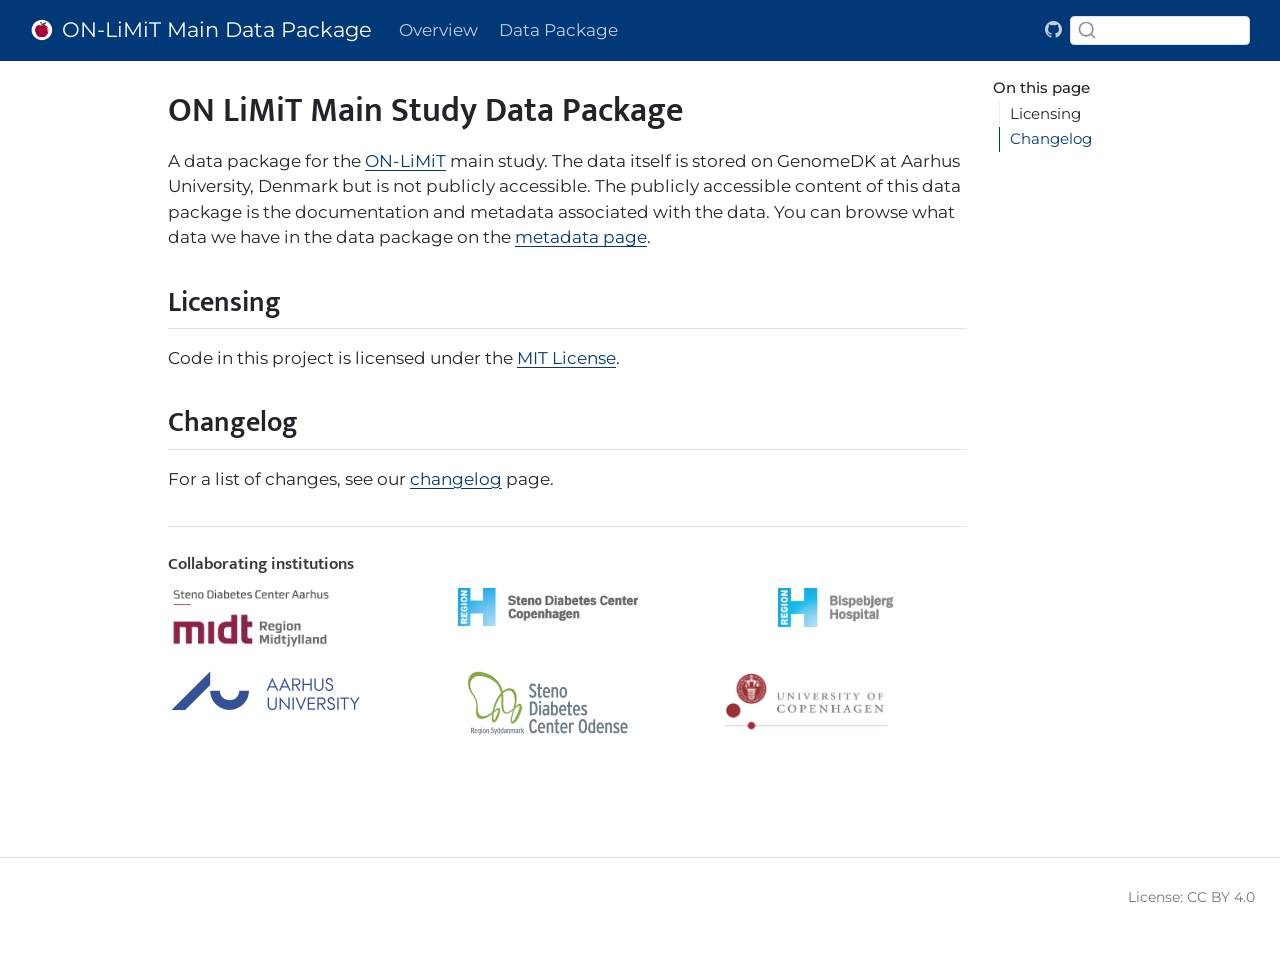
<file: index.html>
<!DOCTYPE html>
<html xmlns="http://www.w3.org/1999/xhtml" lang="en" xml:lang="en"><head>

<meta charset="utf-8">
<meta name="generator" content="quarto-1.9.38">

<meta name="viewport" content="width=device-width, initial-scale=1.0, user-scalable=yes">


<title>ON LiMiT Main Study Data Package – ON-LiMiT Main Data Package</title>
<style>
/* Default styles provided by pandoc.
** See https://pandoc.org/MANUAL.html#variables-for-html for config info.
*/
code{white-space: pre-wrap;}
span.smallcaps{font-variant: small-caps;}
div.columns{display: flex; gap: min(4vw, 1.5em);}
div.column{flex: auto; overflow-x: auto;}
div.hanging-indent{margin-left: 1.5em; text-indent: -1.5em;}
ul.task-list{list-style: none;}
ul.task-list li input[type="checkbox"] {
  width: 0.8em;
  margin: 0 0.8em 0.2em -1em; /* quarto-specific, see https://github.com/quarto-dev/quarto-cli/issues/4556 */ 
  vertical-align: middle;
}
</style>


<script src="site_libs/quarto-nav/quarto-nav.js"></script>
<script src="site_libs/clipboard/clipboard.min.js"></script>
<script src="site_libs/quarto-search/autocomplete.umd.js"></script>
<script src="site_libs/quarto-search/fuse.min.js"></script>
<script src="site_libs/quarto-search/quarto-search.js"></script>
<meta name="quarto:offset" content="./">
<link href="site_libs/quarto-contrib/quarto-project/onlimit-study/onlimit-theme/favicon/favicon.ico" rel="icon">
<script src="site_libs/quarto-html/quarto.js" type="module"></script>
<script src="site_libs/quarto-html/tabsets/tabsets.js" type="module"></script>
<script src="site_libs/quarto-html/popper.min.js"></script>
<script src="site_libs/quarto-html/tippy.umd.min.js"></script>
<script src="site_libs/quarto-html/anchor.min.js"></script>
<link href="site_libs/quarto-html/tippy.css" rel="stylesheet">
<link href="site_libs/quarto-html/quarto-syntax-highlighting-b2decb1deadbaa156a00df29d0031ec9.css" rel="stylesheet" class="quarto-color-scheme" id="quarto-text-highlighting-styles">
<link href="site_libs/quarto-html/quarto-syntax-highlighting-dark-65f4313a2293a1db25a196f505ddfda3.css" rel="stylesheet" class="quarto-color-scheme quarto-color-alternate" id="quarto-text-highlighting-styles">
<link href="site_libs/quarto-html/quarto-syntax-highlighting-b2decb1deadbaa156a00df29d0031ec9.css" rel="stylesheet" class="quarto-color-scheme-extra" id="quarto-text-highlighting-styles">
<script src="site_libs/bootstrap/bootstrap.min.js"></script>
<link href="site_libs/bootstrap/bootstrap-icons.css" rel="stylesheet">
<link href="site_libs/bootstrap/bootstrap-6d0be462c07dd24f0e6cbe1b8a81596a.min.css" rel="stylesheet" append-hash="true" class="quarto-color-scheme" id="quarto-bootstrap" data-mode="light">
<link href="site_libs/bootstrap/bootstrap-dark-6d0be462c07dd24f0e6cbe1b8a81596a.min.css" rel="stylesheet" append-hash="true" class="quarto-color-scheme quarto-color-alternate" id="quarto-bootstrap" data-mode="light">
<link href="site_libs/bootstrap/bootstrap-6d0be462c07dd24f0e6cbe1b8a81596a.min.css" rel="stylesheet" append-hash="true" class="quarto-color-scheme-extra" id="quarto-bootstrap" data-mode="light">
<script id="quarto-search-options" type="application/json">{
  "location": "navbar",
  "copy-button": false,
  "collapse-after": 3,
  "panel-placement": "end",
  "type": "textbox",
  "limit": 50,
  "keyboard-shortcut": [
    "f",
    "/",
    "s"
  ],
  "language": {
    "search-no-results-text": "No results",
    "search-matching-documents-text": "matching documents",
    "search-copy-link-title": "Copy link to search",
    "search-hide-matches-text": "Hide additional matches",
    "search-more-match-text": "more match in this document",
    "search-more-matches-text": "more matches in this document",
    "search-clear-button-title": "Clear",
    "search-text-placeholder": "",
    "search-detached-cancel-button-title": "Cancel",
    "search-submit-button-title": "Submit",
    "search-label": "Search"
  }
}</script>


</head>

<body class="nav-fixed quarto-light">

<div id="quarto-search-results"></div>
  <header id="quarto-header" class="headroom fixed-top">
    <nav class="navbar navbar-expand-lg " data-bs-theme="dark">
      <div class="navbar-container container-fluid">
      <div class="navbar-brand-container mx-auto">
    <a href="./index.html" class="navbar-brand navbar-brand-logo">
    <img src="site_libs/quarto-contrib/quarto-project/onlimit-study/onlimit-theme/images/onlimit-apple.png" alt="ON LiMiT logo" class="navbar-logo light-content">
    <img src="site_libs/quarto-contrib/quarto-project/onlimit-study/onlimit-theme/images/onlimit-apple.png" alt="ON LiMiT logo" class="navbar-logo dark-content">
    </a>
    <a class="navbar-brand" href="./index.html">
    <span class="navbar-title">ON-LiMiT Main Data Package</span>
    </a>
  </div>
            <div id="quarto-search" class="" title="Search"></div>
          <button class="navbar-toggler" type="button" data-bs-toggle="collapse" data-bs-target="#navbarCollapse" aria-controls="navbarCollapse" role="menu" aria-expanded="false" aria-label="Toggle navigation" onclick="if (window.quartoToggleHeadroom) { window.quartoToggleHeadroom(); }">
  <span class="navbar-toggler-icon"></span>
</button>
          <div class="collapse navbar-collapse" id="navbarCollapse">
            <ul class="navbar-nav navbar-nav-scroll me-auto">
  <li class="nav-item">
    <a class="nav-link active" href="./index.html" aria-current="page"> 
<span class="menu-text">Overview</span></a>
  </li>  
  <li class="nav-item">
    <a class="nav-link" href="./docs/metadata/index.qmd"> 
<span class="menu-text">Data Package</span></a>
  </li>  
</ul>
          </div> <!-- /navcollapse -->
            <div class="quarto-navbar-tools">
    <a href="https://github.com/onlimit-study/main-data" title="" class="quarto-navigation-tool px-1" aria-label="GitHub icon: Source repository"><i class="bi bi-github"></i></a>
</div>
      </div> <!-- /container-fluid -->
    </nav>
</header>
<!-- content -->
<div id="quarto-content" class="quarto-container page-columns page-rows-contents page-layout-article page-navbar">
<!-- sidebar -->
<!-- margin-sidebar -->
    <div id="quarto-margin-sidebar" class="sidebar margin-sidebar">
        <nav id="TOC" role="doc-toc" class="toc-active">
    <h2 id="toc-title">On this page</h2>
   
  <ul>
  <li><a href="#licensing" id="toc-licensing" class="nav-link active" data-scroll-target="#licensing">Licensing</a></li>
  <li><a href="#changelog" id="toc-changelog" class="nav-link" data-scroll-target="#changelog">Changelog</a></li>
  
  </ul>
</nav>
    </div>
<!-- main -->
<main class="content" id="quarto-document-content">

<header id="title-block-header" class="quarto-title-block default">
<div class="quarto-title">
<h1 class="title">ON LiMiT Main Study Data Package</h1>
</div>



<div class="quarto-title-meta">

    
  
    
  </div>
  


</header>


<p>A data package for the <a href="https://onlimit.org/">ON-LiMiT</a> main study. The data itself is stored on GenomeDK at Aarhus University, Denmark but is not publicly accessible. The publicly accessible content of this data package is the documentation and metadata associated with the data. You can browse what data we have in the data package on the <a href="docs/metadata/index.qmd">metadata page</a>.</p>
<section id="licensing" class="level2">
<h2 class="anchored" data-anchor-id="licensing">Licensing</h2>
<p>Code in this project is licensed under the <a href="./LICENSE-MIT.html">MIT License</a>.</p>
</section>
<section id="changelog" class="level2">
<h2 class="anchored" data-anchor-id="changelog">Changelog</h2>
<p>For a list of changes, see our <a href="CHANGELOG.md">changelog</a> page.</p>
</section>


<div id="quarto-appendix" class="default"><section id="collaborating-institutions" class="level2 appendix"><h2 class="anchored quarto-appendix-heading">Collaborating institutions</h2><div class="quarto-appendix-contents">

<div class="quarto-layout-panel" data-layout-ncol="3">
<div class="quarto-layout-row">
<div class="quarto-layout-cell" style="flex-basis: 35.2%;justify-content: center;">
<p><a href="https://www.stenoaarhus.dk"><img src="site_libs/quarto-contrib/quarto-project/onlimit-study/onlimit-theme/images/sdca.svg" class="img-fluid" alt="Steno Diabetes Center Aarhus logo" width="160"></a></p>
</div>
<div class="quarto-layout-cell" style="flex-basis: 39.6%;justify-content: center;">
<p><a href="https://www.sdcc.dk"><img src="site_libs/quarto-contrib/quarto-project/onlimit-study/onlimit-theme/images/sdcc.svg" class="img-fluid" alt="Steno Diabetes Center Copenhagen logo" width="180"></a></p>
</div>
<div class="quarto-layout-cell" style="flex-basis: 25.3%;justify-content: center;">
<p><a href="https://www.bispebjerghospital.dk/english/Sider/default.aspx"><img src="site_libs/quarto-contrib/quarto-project/onlimit-study/onlimit-theme/images/bispebjerg.svg" class="img-fluid" alt="Bispebjerg Hospital logo" width="115"></a></p>
</div>
</div>
</div>
<div class="quarto-layout-panel" data-layout-ncol="3">
<div class="quarto-layout-row">
<div class="quarto-layout-cell" style="flex-basis: 36.5%;justify-content: center;">
<p><a href="https://www.au.dk"><img src="site_libs/quarto-contrib/quarto-project/onlimit-study/onlimit-theme/images/au.svg" class="img-fluid" alt="Aarhus University logo" width="190"></a></p>
</div>
<div class="quarto-layout-cell" style="flex-basis: 30.8%;justify-content: center;">
<p><a href="https://www.sdco.dk"><img src="site_libs/quarto-contrib/quarto-project/onlimit-study/onlimit-theme/images/sdco.svg" class="img-fluid" alt="Steno Diabetes Center Odense logo" width="160"></a></p>
</div>
<div class="quarto-layout-cell" style="flex-basis: 32.7%;justify-content: center;">
<p><a href="https://www.ku.dk"><img src="site_libs/quarto-contrib/quarto-project/onlimit-study/onlimit-theme/images/ku.svg" class="img-fluid" alt="University of Copenhagen logo" width="170"></a></p>
</div>
</div>
</div>


</div></section></div></main> <!-- /main -->
<script id="quarto-html-after-body" type="application/javascript">
  window.document.addEventListener("DOMContentLoaded", function (event) {
    const icon = "";
    const anchorJS = new window.AnchorJS();
    anchorJS.options = {
      placement: 'right',
      icon: icon
    };
    anchorJS.add('.anchored');
    const isCodeAnnotation = (el) => {
      for (const clz of el.classList) {
        if (clz.startsWith('code-annotation-')) {                     
          return true;
        }
      }
      return false;
    }
    const onCopySuccess = function(e) {
      // button target
      const button = e.trigger;
      // don't keep focus
      button.blur();
      // flash "checked"
      button.classList.add('code-copy-button-checked');
      var currentTitle = button.getAttribute("title");
      button.setAttribute("title", "Copied!");
      let tooltip;
      if (window.bootstrap) {
        button.setAttribute("data-bs-toggle", "tooltip");
        button.setAttribute("data-bs-placement", "left");
        button.setAttribute("data-bs-title", "Copied!");
        tooltip = new bootstrap.Tooltip(button, 
          { trigger: "manual", 
            customClass: "code-copy-button-tooltip",
            offset: [0, -8]});
        tooltip.show();    
      }
      setTimeout(function() {
        if (tooltip) {
          tooltip.hide();
          button.removeAttribute("data-bs-title");
          button.removeAttribute("data-bs-toggle");
          button.removeAttribute("data-bs-placement");
        }
        button.setAttribute("title", currentTitle);
        button.classList.remove('code-copy-button-checked');
      }, 1000);
      // clear code selection
      e.clearSelection();
    }
    const getTextToCopy = function(trigger) {
      const outerScaffold = trigger.parentElement.cloneNode(true);
      const codeEl = outerScaffold.querySelector('code');
      for (const childEl of codeEl.children) {
        if (isCodeAnnotation(childEl)) {
          childEl.remove();
        }
      }
      return codeEl.innerText;
    }
    const clipboard = new window.ClipboardJS('.code-copy-button:not([data-in-quarto-modal])', {
      text: getTextToCopy
    });
    clipboard.on('success', onCopySuccess);
    if (window.document.getElementById('quarto-embedded-source-code-modal')) {
      const clipboardModal = new window.ClipboardJS('.code-copy-button[data-in-quarto-modal]', {
        text: getTextToCopy,
        container: window.document.getElementById('quarto-embedded-source-code-modal')
      });
      clipboardModal.on('success', onCopySuccess);
    }
      var localhostRegex = new RegExp(/^(?:http|https):\/\/localhost\:?[0-9]*\//);
      var mailtoRegex = new RegExp(/^mailto:/);
        var filterRegex = new RegExp("https:\/\/onlimit-study\.github\.io\/main-data");
      var isInternal = (href) => {
          return filterRegex.test(href) || localhostRegex.test(href) || mailtoRegex.test(href);
      }
      // Inspect non-navigation links and adorn them if external
     var links = window.document.querySelectorAll('a[href]:not(.nav-link):not(.navbar-brand):not(.toc-action):not(.sidebar-link):not(.sidebar-item-toggle):not(.pagination-link):not(.no-external):not([aria-hidden]):not(.dropdown-item):not(.quarto-navigation-tool):not(.about-link)');
      for (var i=0; i<links.length; i++) {
        const link = links[i];
        if (!isInternal(link.href)) {
          // undo the damage that might have been done by quarto-nav.js in the case of
          // links that we want to consider external
          if (link.dataset.originalHref !== undefined) {
            link.href = link.dataset.originalHref;
          }
        }
      }
    function tippyHover(el, contentFn, onTriggerFn, onUntriggerFn) {
      const config = {
        allowHTML: true,
        maxWidth: 500,
        delay: 100,
        arrow: false,
        appendTo: function(el) {
            return el.parentElement;
        },
        interactive: true,
        interactiveBorder: 10,
        theme: 'quarto',
        placement: 'bottom-start',
      };
      if (contentFn) {
        config.content = contentFn;
      }
      if (onTriggerFn) {
        config.onTrigger = onTriggerFn;
      }
      if (onUntriggerFn) {
        config.onUntrigger = onUntriggerFn;
      }
      window.tippy(el, config); 
    }
    const noterefs = window.document.querySelectorAll('a[role="doc-noteref"]');
    for (var i=0; i<noterefs.length; i++) {
      const ref = noterefs[i];
      tippyHover(ref, function() {
        // use id or data attribute instead here
        let href = ref.getAttribute('data-footnote-href') || ref.getAttribute('href');
        try { href = new URL(href).hash; } catch {}
        const id = href.replace(/^#\/?/, "");
        const note = window.document.getElementById(id);
        if (note) {
          return note.innerHTML;
        } else {
          return "";
        }
      });
    }
    const xrefs = window.document.querySelectorAll('a.quarto-xref');
    const processXRef = (id, note) => {
      // Strip column container classes
      const stripColumnClz = (el) => {
        el.classList.remove("page-full", "page-columns");
        if (el.children) {
          for (const child of el.children) {
            stripColumnClz(child);
          }
        }
      }
      stripColumnClz(note)
      if (id === null || id.startsWith('sec-')) {
        // Special case sections, only their first couple elements
        const container = document.createElement("div");
        if (note.children && note.children.length > 2) {
          container.appendChild(note.children[0].cloneNode(true));
          for (let i = 1; i < note.children.length; i++) {
            const child = note.children[i];
            if (child.tagName === "P" && child.innerText === "") {
              continue;
            } else {
              container.appendChild(child.cloneNode(true));
              break;
            }
          }
          if (window.Quarto?.typesetMath) {
            window.Quarto.typesetMath(container);
          }
          return container.innerHTML
        } else {
          if (window.Quarto?.typesetMath) {
            window.Quarto.typesetMath(note);
          }
          return note.innerHTML;
        }
      } else {
        // Remove any anchor links if they are present
        const anchorLink = note.querySelector('a.anchorjs-link');
        if (anchorLink) {
          anchorLink.remove();
        }
        if (window.Quarto?.typesetMath) {
          window.Quarto.typesetMath(note);
        }
        if (note.classList.contains("callout")) {
          return note.outerHTML;
        } else {
          return note.innerHTML;
        }
      }
    }
    for (var i=0; i<xrefs.length; i++) {
      const xref = xrefs[i];
      tippyHover(xref, undefined, function(instance) {
        instance.disable();
        let url = xref.getAttribute('href');
        let hash = undefined; 
        if (url.startsWith('#')) {
          hash = url;
        } else {
          try { hash = new URL(url).hash; } catch {}
        }
        if (hash) {
          const id = hash.replace(/^#\/?/, "");
          const note = window.document.getElementById(id);
          if (note !== null) {
            try {
              const html = processXRef(id, note.cloneNode(true));
              instance.setContent(html);
            } finally {
              instance.enable();
              instance.show();
            }
          } else {
            // See if we can fetch this
            fetch(url.split('#')[0])
            .then(res => res.text())
            .then(html => {
              const parser = new DOMParser();
              const htmlDoc = parser.parseFromString(html, "text/html");
              const note = htmlDoc.getElementById(id);
              if (note !== null) {
                const html = processXRef(id, note);
                instance.setContent(html);
              } 
            }).finally(() => {
              instance.enable();
              instance.show();
            });
          }
        } else {
          // See if we can fetch a full url (with no hash to target)
          // This is a special case and we should probably do some content thinning / targeting
          fetch(url)
          .then(res => res.text())
          .then(html => {
            const parser = new DOMParser();
            const htmlDoc = parser.parseFromString(html, "text/html");
            const note = htmlDoc.querySelector('main.content');
            if (note !== null) {
              // This should only happen for chapter cross references
              // (since there is no id in the URL)
              // remove the first header
              if (note.children.length > 0 && note.children[0].tagName === "HEADER") {
                note.children[0].remove();
              }
              const html = processXRef(null, note);
              instance.setContent(html);
            } 
          }).finally(() => {
            instance.enable();
            instance.show();
          });
        }
      }, function(instance) {
      });
    }
        let selectedAnnoteEl;
        const selectorForAnnotation = ( cell, annotation) => {
          let cellAttr = 'data-code-cell="' + cell + '"';
          let lineAttr = 'data-code-annotation="' +  annotation + '"';
          const selector = 'span[' + cellAttr + '][' + lineAttr + ']';
          return selector;
        }
        const selectCodeLines = (annoteEl) => {
          const doc = window.document;
          const targetCell = annoteEl.getAttribute("data-target-cell");
          const targetAnnotation = annoteEl.getAttribute("data-target-annotation");
          const annoteSpan = window.document.querySelector(selectorForAnnotation(targetCell, targetAnnotation));
          const lines = annoteSpan.getAttribute("data-code-lines").split(",");
          const lineIds = lines.map((line) => {
            return targetCell + "-" + line;
          })
          let top = null;
          let height = null;
          let parent = null;
          if (lineIds.length > 0) {
              //compute the position of the single el (top and bottom and make a div)
              const el = window.document.getElementById(lineIds[0]);
              top = el.offsetTop;
              height = el.offsetHeight;
              parent = el.parentElement.parentElement;
            if (lineIds.length > 1) {
              const lastEl = window.document.getElementById(lineIds[lineIds.length - 1]);
              const bottom = lastEl.offsetTop + lastEl.offsetHeight;
              height = bottom - top;
            }
            if (top !== null && height !== null && parent !== null) {
              // cook up a div (if necessary) and position it 
              let div = window.document.getElementById("code-annotation-line-highlight");
              if (div === null) {
                div = window.document.createElement("div");
                div.setAttribute("id", "code-annotation-line-highlight");
                div.style.position = 'absolute';
                parent.appendChild(div);
              }
              div.style.top = top - 2 + "px";
              div.style.height = height + 4 + "px";
              div.style.left = 0;
              let gutterDiv = window.document.getElementById("code-annotation-line-highlight-gutter");
              if (gutterDiv === null) {
                gutterDiv = window.document.createElement("div");
                gutterDiv.setAttribute("id", "code-annotation-line-highlight-gutter");
                gutterDiv.style.position = 'absolute';
                const codeCell = window.document.getElementById(targetCell);
                const gutter = codeCell.querySelector('.code-annotation-gutter');
                gutter.appendChild(gutterDiv);
              }
              gutterDiv.style.top = top - 2 + "px";
              gutterDiv.style.height = height + 4 + "px";
            }
            selectedAnnoteEl = annoteEl;
          }
        };
        const unselectCodeLines = () => {
          const elementsIds = ["code-annotation-line-highlight", "code-annotation-line-highlight-gutter"];
          elementsIds.forEach((elId) => {
            const div = window.document.getElementById(elId);
            if (div) {
              div.remove();
            }
          });
          selectedAnnoteEl = undefined;
        };
          // Handle positioning of the toggle
      window.addEventListener(
        "resize",
        throttle(() => {
          elRect = undefined;
          if (selectedAnnoteEl) {
            selectCodeLines(selectedAnnoteEl);
          }
        }, 10)
      );
      function throttle(fn, ms) {
      let throttle = false;
      let timer;
        return (...args) => {
          if(!throttle) { // first call gets through
              fn.apply(this, args);
              throttle = true;
          } else { // all the others get throttled
              if(timer) clearTimeout(timer); // cancel #2
              timer = setTimeout(() => {
                fn.apply(this, args);
                timer = throttle = false;
              }, ms);
          }
        };
      }
        // Attach click handler to the DT
        const annoteDls = window.document.querySelectorAll('dt[data-target-cell]');
        for (const annoteDlNode of annoteDls) {
          annoteDlNode.addEventListener('click', (event) => {
            const clickedEl = event.target;
            if (clickedEl !== selectedAnnoteEl) {
              unselectCodeLines();
              const activeEl = window.document.querySelector('dt[data-target-cell].code-annotation-active');
              if (activeEl) {
                activeEl.classList.remove('code-annotation-active');
              }
              selectCodeLines(clickedEl);
              clickedEl.classList.add('code-annotation-active');
            } else {
              // Unselect the line
              unselectCodeLines();
              clickedEl.classList.remove('code-annotation-active');
            }
          });
        }
    const findCites = (el) => {
      const parentEl = el.parentElement;
      if (parentEl) {
        const cites = parentEl.dataset.cites;
        if (cites) {
          return {
            el,
            cites: cites.split(' ')
          };
        } else {
          return findCites(el.parentElement)
        }
      } else {
        return undefined;
      }
    };
    var bibliorefs = window.document.querySelectorAll('a[role="doc-biblioref"]');
    for (var i=0; i<bibliorefs.length; i++) {
      const ref = bibliorefs[i];
      const citeInfo = findCites(ref);
      if (citeInfo) {
        tippyHover(citeInfo.el, function() {
          var popup = window.document.createElement('div');
          citeInfo.cites.forEach(function(cite) {
            var citeDiv = window.document.createElement('div');
            citeDiv.classList.add('hanging-indent');
            citeDiv.classList.add('csl-entry');
            var biblioDiv = window.document.getElementById('ref-' + cite);
            if (biblioDiv) {
              citeDiv.innerHTML = biblioDiv.innerHTML;
            }
            popup.appendChild(citeDiv);
          });
          return popup.innerHTML;
        });
      }
    }
  });
  </script>
</div> <!-- /content -->
<footer class="footer">
  <div class="nav-footer">
    <div class="nav-footer-left">
      &nbsp;
    </div>   
    <div class="nav-footer-center">
      &nbsp;
    </div>
    <div class="nav-footer-right">
      <ul class="footer-items list-unstyled">
    <li class="nav-item">
    <a class="nav-link" href="https://creativecommons.org/licenses/by/4.0/">
<p>License: CC BY 4.0</p>
</a>
  </li>  
</ul>
    </div>
  </div>
</footer>




</body></html>
</file>
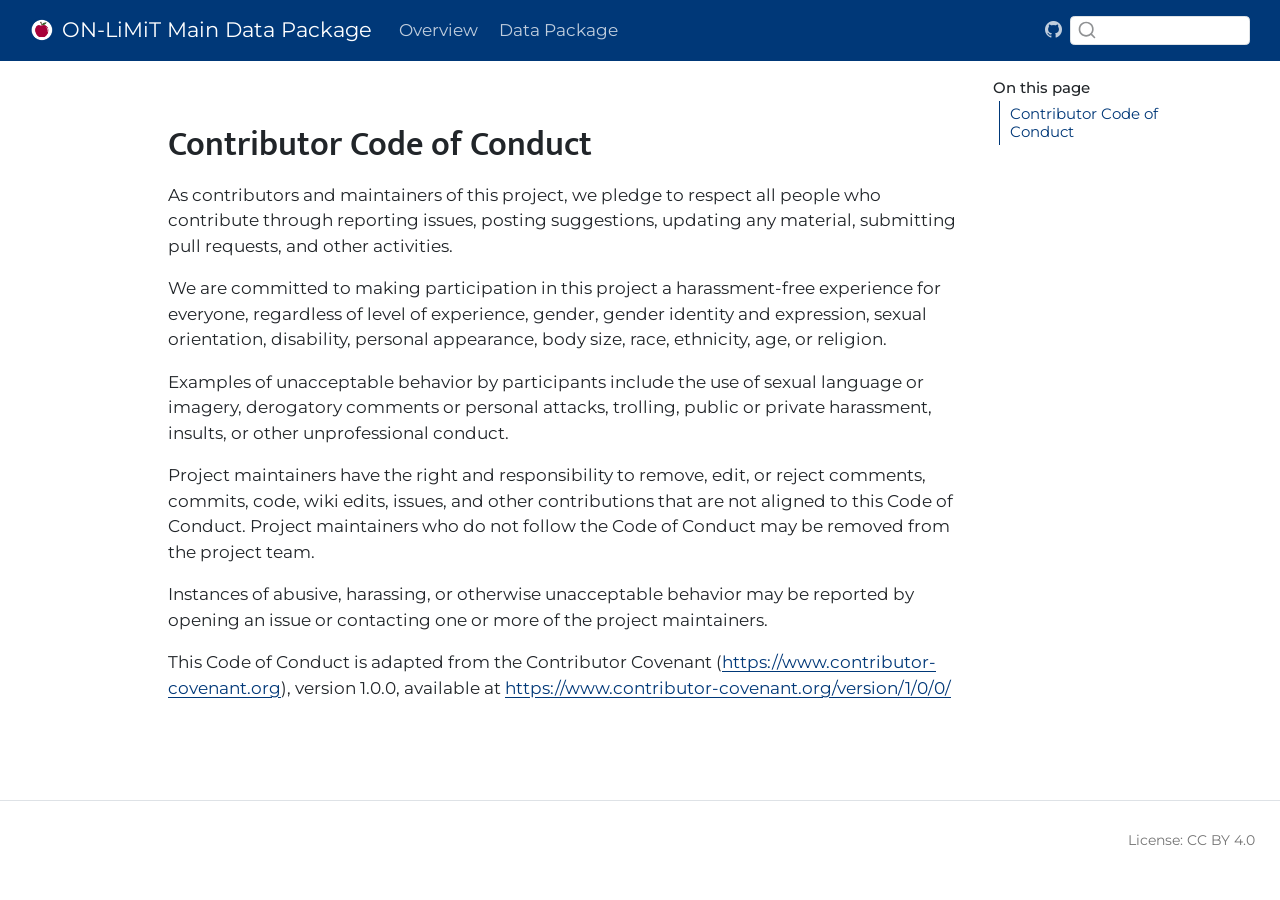
<file: CODE_OF_CONDUCT.html>
<!DOCTYPE html>
<html xmlns="http://www.w3.org/1999/xhtml" lang="en" xml:lang="en"><head>

<meta charset="utf-8">
<meta name="generator" content="quarto-1.9.38">

<meta name="viewport" content="width=device-width, initial-scale=1.0, user-scalable=yes">


<title>code_of_conduct – ON-LiMiT Main Data Package</title>
<style>
/* Default styles provided by pandoc.
** See https://pandoc.org/MANUAL.html#variables-for-html for config info.
*/
code{white-space: pre-wrap;}
span.smallcaps{font-variant: small-caps;}
div.columns{display: flex; gap: min(4vw, 1.5em);}
div.column{flex: auto; overflow-x: auto;}
div.hanging-indent{margin-left: 1.5em; text-indent: -1.5em;}
ul.task-list{list-style: none;}
ul.task-list li input[type="checkbox"] {
  width: 0.8em;
  margin: 0 0.8em 0.2em -1em; /* quarto-specific, see https://github.com/quarto-dev/quarto-cli/issues/4556 */ 
  vertical-align: middle;
}
</style>


<script src="site_libs/quarto-nav/quarto-nav.js"></script>
<script src="site_libs/clipboard/clipboard.min.js"></script>
<script src="site_libs/quarto-search/autocomplete.umd.js"></script>
<script src="site_libs/quarto-search/fuse.min.js"></script>
<script src="site_libs/quarto-search/quarto-search.js"></script>
<meta name="quarto:offset" content="./">
<link href="site_libs/quarto-contrib/quarto-project/onlimit-study/onlimit-theme/favicon/favicon.ico" rel="icon">
<script src="site_libs/quarto-html/quarto.js" type="module"></script>
<script src="site_libs/quarto-html/tabsets/tabsets.js" type="module"></script>
<script src="site_libs/quarto-html/popper.min.js"></script>
<script src="site_libs/quarto-html/tippy.umd.min.js"></script>
<script src="site_libs/quarto-html/anchor.min.js"></script>
<link href="site_libs/quarto-html/tippy.css" rel="stylesheet">
<link href="site_libs/quarto-html/quarto-syntax-highlighting-b2decb1deadbaa156a00df29d0031ec9.css" rel="stylesheet" class="quarto-color-scheme" id="quarto-text-highlighting-styles">
<link href="site_libs/quarto-html/quarto-syntax-highlighting-dark-65f4313a2293a1db25a196f505ddfda3.css" rel="stylesheet" class="quarto-color-scheme quarto-color-alternate" id="quarto-text-highlighting-styles">
<link href="site_libs/quarto-html/quarto-syntax-highlighting-b2decb1deadbaa156a00df29d0031ec9.css" rel="stylesheet" class="quarto-color-scheme-extra" id="quarto-text-highlighting-styles">
<script src="site_libs/bootstrap/bootstrap.min.js"></script>
<link href="site_libs/bootstrap/bootstrap-icons.css" rel="stylesheet">
<link href="site_libs/bootstrap/bootstrap-6d0be462c07dd24f0e6cbe1b8a81596a.min.css" rel="stylesheet" append-hash="true" class="quarto-color-scheme" id="quarto-bootstrap" data-mode="light">
<link href="site_libs/bootstrap/bootstrap-dark-6d0be462c07dd24f0e6cbe1b8a81596a.min.css" rel="stylesheet" append-hash="true" class="quarto-color-scheme quarto-color-alternate" id="quarto-bootstrap" data-mode="light">
<link href="site_libs/bootstrap/bootstrap-6d0be462c07dd24f0e6cbe1b8a81596a.min.css" rel="stylesheet" append-hash="true" class="quarto-color-scheme-extra" id="quarto-bootstrap" data-mode="light">
<script id="quarto-search-options" type="application/json">{
  "location": "navbar",
  "copy-button": false,
  "collapse-after": 3,
  "panel-placement": "end",
  "type": "textbox",
  "limit": 50,
  "keyboard-shortcut": [
    "f",
    "/",
    "s"
  ],
  "language": {
    "search-no-results-text": "No results",
    "search-matching-documents-text": "matching documents",
    "search-copy-link-title": "Copy link to search",
    "search-hide-matches-text": "Hide additional matches",
    "search-more-match-text": "more match in this document",
    "search-more-matches-text": "more matches in this document",
    "search-clear-button-title": "Clear",
    "search-text-placeholder": "",
    "search-detached-cancel-button-title": "Cancel",
    "search-submit-button-title": "Submit",
    "search-label": "Search"
  }
}</script>


</head>

<body class="nav-fixed quarto-light">

<div id="quarto-search-results"></div>
  <header id="quarto-header" class="headroom fixed-top">
    <nav class="navbar navbar-expand-lg " data-bs-theme="dark">
      <div class="navbar-container container-fluid">
      <div class="navbar-brand-container mx-auto">
    <a href="./index.html" class="navbar-brand navbar-brand-logo">
    <img src="site_libs/quarto-contrib/quarto-project/onlimit-study/onlimit-theme/images/onlimit-apple.png" alt="ON LiMiT logo" class="navbar-logo light-content">
    <img src="site_libs/quarto-contrib/quarto-project/onlimit-study/onlimit-theme/images/onlimit-apple.png" alt="ON LiMiT logo" class="navbar-logo dark-content">
    </a>
    <a class="navbar-brand" href="./index.html">
    <span class="navbar-title">ON-LiMiT Main Data Package</span>
    </a>
  </div>
            <div id="quarto-search" class="" title="Search"></div>
          <button class="navbar-toggler" type="button" data-bs-toggle="collapse" data-bs-target="#navbarCollapse" aria-controls="navbarCollapse" role="menu" aria-expanded="false" aria-label="Toggle navigation" onclick="if (window.quartoToggleHeadroom) { window.quartoToggleHeadroom(); }">
  <span class="navbar-toggler-icon"></span>
</button>
          <div class="collapse navbar-collapse" id="navbarCollapse">
            <ul class="navbar-nav navbar-nav-scroll me-auto">
  <li class="nav-item">
    <a class="nav-link" href="./index.html"> 
<span class="menu-text">Overview</span></a>
  </li>  
  <li class="nav-item">
    <a class="nav-link" href="./docs/metadata/index.qmd"> 
<span class="menu-text">Data Package</span></a>
  </li>  
</ul>
          </div> <!-- /navcollapse -->
            <div class="quarto-navbar-tools">
    <a href="https://github.com/onlimit-study/main-data" title="" class="quarto-navigation-tool px-1" aria-label="GitHub icon: Source repository"><i class="bi bi-github"></i></a>
</div>
      </div> <!-- /container-fluid -->
    </nav>
</header>
<!-- content -->
<div id="quarto-content" class="quarto-container page-columns page-rows-contents page-layout-article page-navbar">
<!-- sidebar -->
<!-- margin-sidebar -->
    <div id="quarto-margin-sidebar" class="sidebar margin-sidebar">
        <nav id="TOC" role="doc-toc" class="toc-active">
    <h2 id="toc-title">On this page</h2>
   
  <ul>
  <li><a href="#contributor-code-of-conduct" id="toc-contributor-code-of-conduct" class="nav-link active" data-scroll-target="#contributor-code-of-conduct">Contributor Code of Conduct</a></li>
  </ul>
</nav>
    </div>
<!-- main -->
<main class="content" id="quarto-document-content"><header id="title-block-header" class="quarto-title-block"></header>




<section id="contributor-code-of-conduct" class="level1">
<h1>Contributor Code of Conduct</h1>
<p>As contributors and maintainers of this project, we pledge to respect all people who contribute through reporting issues, posting suggestions, updating any material, submitting pull requests, and other activities.</p>
<p>We are committed to making participation in this project a harassment-free experience for everyone, regardless of level of experience, gender, gender identity and expression, sexual orientation, disability, personal appearance, body size, race, ethnicity, age, or religion.</p>
<p>Examples of unacceptable behavior by participants include the use of sexual language or imagery, derogatory comments or personal attacks, trolling, public or private harassment, insults, or other unprofessional conduct.</p>
<p>Project maintainers have the right and responsibility to remove, edit, or reject comments, commits, code, wiki edits, issues, and other contributions that are not aligned to this Code of Conduct. Project maintainers who do not follow the Code of Conduct may be removed from the project team.</p>
<p>Instances of abusive, harassing, or otherwise unacceptable behavior may be reported by opening an issue or contacting one or more of the project maintainers.</p>
<p>This Code of Conduct is adapted from the Contributor Covenant (<a href="https://www.contributor-covenant.org" class="uri">https://www.contributor-covenant.org</a>), version 1.0.0, available at <a href="https://www.contributor-covenant.org/version/1/0/0/" class="uri">https://www.contributor-covenant.org/version/1/0/0/</a></p>


</section>

</main> <!-- /main -->
<script id="quarto-html-after-body" type="application/javascript">
  window.document.addEventListener("DOMContentLoaded", function (event) {
    const icon = "";
    const anchorJS = new window.AnchorJS();
    anchorJS.options = {
      placement: 'right',
      icon: icon
    };
    anchorJS.add('.anchored');
    const isCodeAnnotation = (el) => {
      for (const clz of el.classList) {
        if (clz.startsWith('code-annotation-')) {                     
          return true;
        }
      }
      return false;
    }
    const onCopySuccess = function(e) {
      // button target
      const button = e.trigger;
      // don't keep focus
      button.blur();
      // flash "checked"
      button.classList.add('code-copy-button-checked');
      var currentTitle = button.getAttribute("title");
      button.setAttribute("title", "Copied!");
      let tooltip;
      if (window.bootstrap) {
        button.setAttribute("data-bs-toggle", "tooltip");
        button.setAttribute("data-bs-placement", "left");
        button.setAttribute("data-bs-title", "Copied!");
        tooltip = new bootstrap.Tooltip(button, 
          { trigger: "manual", 
            customClass: "code-copy-button-tooltip",
            offset: [0, -8]});
        tooltip.show();    
      }
      setTimeout(function() {
        if (tooltip) {
          tooltip.hide();
          button.removeAttribute("data-bs-title");
          button.removeAttribute("data-bs-toggle");
          button.removeAttribute("data-bs-placement");
        }
        button.setAttribute("title", currentTitle);
        button.classList.remove('code-copy-button-checked');
      }, 1000);
      // clear code selection
      e.clearSelection();
    }
    const getTextToCopy = function(trigger) {
      const outerScaffold = trigger.parentElement.cloneNode(true);
      const codeEl = outerScaffold.querySelector('code');
      for (const childEl of codeEl.children) {
        if (isCodeAnnotation(childEl)) {
          childEl.remove();
        }
      }
      return codeEl.innerText;
    }
    const clipboard = new window.ClipboardJS('.code-copy-button:not([data-in-quarto-modal])', {
      text: getTextToCopy
    });
    clipboard.on('success', onCopySuccess);
    if (window.document.getElementById('quarto-embedded-source-code-modal')) {
      const clipboardModal = new window.ClipboardJS('.code-copy-button[data-in-quarto-modal]', {
        text: getTextToCopy,
        container: window.document.getElementById('quarto-embedded-source-code-modal')
      });
      clipboardModal.on('success', onCopySuccess);
    }
      var localhostRegex = new RegExp(/^(?:http|https):\/\/localhost\:?[0-9]*\//);
      var mailtoRegex = new RegExp(/^mailto:/);
        var filterRegex = new RegExp("https:\/\/onlimit-study\.github\.io\/main-data");
      var isInternal = (href) => {
          return filterRegex.test(href) || localhostRegex.test(href) || mailtoRegex.test(href);
      }
      // Inspect non-navigation links and adorn them if external
     var links = window.document.querySelectorAll('a[href]:not(.nav-link):not(.navbar-brand):not(.toc-action):not(.sidebar-link):not(.sidebar-item-toggle):not(.pagination-link):not(.no-external):not([aria-hidden]):not(.dropdown-item):not(.quarto-navigation-tool):not(.about-link)');
      for (var i=0; i<links.length; i++) {
        const link = links[i];
        if (!isInternal(link.href)) {
          // undo the damage that might have been done by quarto-nav.js in the case of
          // links that we want to consider external
          if (link.dataset.originalHref !== undefined) {
            link.href = link.dataset.originalHref;
          }
        }
      }
    function tippyHover(el, contentFn, onTriggerFn, onUntriggerFn) {
      const config = {
        allowHTML: true,
        maxWidth: 500,
        delay: 100,
        arrow: false,
        appendTo: function(el) {
            return el.parentElement;
        },
        interactive: true,
        interactiveBorder: 10,
        theme: 'quarto',
        placement: 'bottom-start',
      };
      if (contentFn) {
        config.content = contentFn;
      }
      if (onTriggerFn) {
        config.onTrigger = onTriggerFn;
      }
      if (onUntriggerFn) {
        config.onUntrigger = onUntriggerFn;
      }
      window.tippy(el, config); 
    }
    const noterefs = window.document.querySelectorAll('a[role="doc-noteref"]');
    for (var i=0; i<noterefs.length; i++) {
      const ref = noterefs[i];
      tippyHover(ref, function() {
        // use id or data attribute instead here
        let href = ref.getAttribute('data-footnote-href') || ref.getAttribute('href');
        try { href = new URL(href).hash; } catch {}
        const id = href.replace(/^#\/?/, "");
        const note = window.document.getElementById(id);
        if (note) {
          return note.innerHTML;
        } else {
          return "";
        }
      });
    }
    const xrefs = window.document.querySelectorAll('a.quarto-xref');
    const processXRef = (id, note) => {
      // Strip column container classes
      const stripColumnClz = (el) => {
        el.classList.remove("page-full", "page-columns");
        if (el.children) {
          for (const child of el.children) {
            stripColumnClz(child);
          }
        }
      }
      stripColumnClz(note)
      if (id === null || id.startsWith('sec-')) {
        // Special case sections, only their first couple elements
        const container = document.createElement("div");
        if (note.children && note.children.length > 2) {
          container.appendChild(note.children[0].cloneNode(true));
          for (let i = 1; i < note.children.length; i++) {
            const child = note.children[i];
            if (child.tagName === "P" && child.innerText === "") {
              continue;
            } else {
              container.appendChild(child.cloneNode(true));
              break;
            }
          }
          if (window.Quarto?.typesetMath) {
            window.Quarto.typesetMath(container);
          }
          return container.innerHTML
        } else {
          if (window.Quarto?.typesetMath) {
            window.Quarto.typesetMath(note);
          }
          return note.innerHTML;
        }
      } else {
        // Remove any anchor links if they are present
        const anchorLink = note.querySelector('a.anchorjs-link');
        if (anchorLink) {
          anchorLink.remove();
        }
        if (window.Quarto?.typesetMath) {
          window.Quarto.typesetMath(note);
        }
        if (note.classList.contains("callout")) {
          return note.outerHTML;
        } else {
          return note.innerHTML;
        }
      }
    }
    for (var i=0; i<xrefs.length; i++) {
      const xref = xrefs[i];
      tippyHover(xref, undefined, function(instance) {
        instance.disable();
        let url = xref.getAttribute('href');
        let hash = undefined; 
        if (url.startsWith('#')) {
          hash = url;
        } else {
          try { hash = new URL(url).hash; } catch {}
        }
        if (hash) {
          const id = hash.replace(/^#\/?/, "");
          const note = window.document.getElementById(id);
          if (note !== null) {
            try {
              const html = processXRef(id, note.cloneNode(true));
              instance.setContent(html);
            } finally {
              instance.enable();
              instance.show();
            }
          } else {
            // See if we can fetch this
            fetch(url.split('#')[0])
            .then(res => res.text())
            .then(html => {
              const parser = new DOMParser();
              const htmlDoc = parser.parseFromString(html, "text/html");
              const note = htmlDoc.getElementById(id);
              if (note !== null) {
                const html = processXRef(id, note);
                instance.setContent(html);
              } 
            }).finally(() => {
              instance.enable();
              instance.show();
            });
          }
        } else {
          // See if we can fetch a full url (with no hash to target)
          // This is a special case and we should probably do some content thinning / targeting
          fetch(url)
          .then(res => res.text())
          .then(html => {
            const parser = new DOMParser();
            const htmlDoc = parser.parseFromString(html, "text/html");
            const note = htmlDoc.querySelector('main.content');
            if (note !== null) {
              // This should only happen for chapter cross references
              // (since there is no id in the URL)
              // remove the first header
              if (note.children.length > 0 && note.children[0].tagName === "HEADER") {
                note.children[0].remove();
              }
              const html = processXRef(null, note);
              instance.setContent(html);
            } 
          }).finally(() => {
            instance.enable();
            instance.show();
          });
        }
      }, function(instance) {
      });
    }
        let selectedAnnoteEl;
        const selectorForAnnotation = ( cell, annotation) => {
          let cellAttr = 'data-code-cell="' + cell + '"';
          let lineAttr = 'data-code-annotation="' +  annotation + '"';
          const selector = 'span[' + cellAttr + '][' + lineAttr + ']';
          return selector;
        }
        const selectCodeLines = (annoteEl) => {
          const doc = window.document;
          const targetCell = annoteEl.getAttribute("data-target-cell");
          const targetAnnotation = annoteEl.getAttribute("data-target-annotation");
          const annoteSpan = window.document.querySelector(selectorForAnnotation(targetCell, targetAnnotation));
          const lines = annoteSpan.getAttribute("data-code-lines").split(",");
          const lineIds = lines.map((line) => {
            return targetCell + "-" + line;
          })
          let top = null;
          let height = null;
          let parent = null;
          if (lineIds.length > 0) {
              //compute the position of the single el (top and bottom and make a div)
              const el = window.document.getElementById(lineIds[0]);
              top = el.offsetTop;
              height = el.offsetHeight;
              parent = el.parentElement.parentElement;
            if (lineIds.length > 1) {
              const lastEl = window.document.getElementById(lineIds[lineIds.length - 1]);
              const bottom = lastEl.offsetTop + lastEl.offsetHeight;
              height = bottom - top;
            }
            if (top !== null && height !== null && parent !== null) {
              // cook up a div (if necessary) and position it 
              let div = window.document.getElementById("code-annotation-line-highlight");
              if (div === null) {
                div = window.document.createElement("div");
                div.setAttribute("id", "code-annotation-line-highlight");
                div.style.position = 'absolute';
                parent.appendChild(div);
              }
              div.style.top = top - 2 + "px";
              div.style.height = height + 4 + "px";
              div.style.left = 0;
              let gutterDiv = window.document.getElementById("code-annotation-line-highlight-gutter");
              if (gutterDiv === null) {
                gutterDiv = window.document.createElement("div");
                gutterDiv.setAttribute("id", "code-annotation-line-highlight-gutter");
                gutterDiv.style.position = 'absolute';
                const codeCell = window.document.getElementById(targetCell);
                const gutter = codeCell.querySelector('.code-annotation-gutter');
                gutter.appendChild(gutterDiv);
              }
              gutterDiv.style.top = top - 2 + "px";
              gutterDiv.style.height = height + 4 + "px";
            }
            selectedAnnoteEl = annoteEl;
          }
        };
        const unselectCodeLines = () => {
          const elementsIds = ["code-annotation-line-highlight", "code-annotation-line-highlight-gutter"];
          elementsIds.forEach((elId) => {
            const div = window.document.getElementById(elId);
            if (div) {
              div.remove();
            }
          });
          selectedAnnoteEl = undefined;
        };
          // Handle positioning of the toggle
      window.addEventListener(
        "resize",
        throttle(() => {
          elRect = undefined;
          if (selectedAnnoteEl) {
            selectCodeLines(selectedAnnoteEl);
          }
        }, 10)
      );
      function throttle(fn, ms) {
      let throttle = false;
      let timer;
        return (...args) => {
          if(!throttle) { // first call gets through
              fn.apply(this, args);
              throttle = true;
          } else { // all the others get throttled
              if(timer) clearTimeout(timer); // cancel #2
              timer = setTimeout(() => {
                fn.apply(this, args);
                timer = throttle = false;
              }, ms);
          }
        };
      }
        // Attach click handler to the DT
        const annoteDls = window.document.querySelectorAll('dt[data-target-cell]');
        for (const annoteDlNode of annoteDls) {
          annoteDlNode.addEventListener('click', (event) => {
            const clickedEl = event.target;
            if (clickedEl !== selectedAnnoteEl) {
              unselectCodeLines();
              const activeEl = window.document.querySelector('dt[data-target-cell].code-annotation-active');
              if (activeEl) {
                activeEl.classList.remove('code-annotation-active');
              }
              selectCodeLines(clickedEl);
              clickedEl.classList.add('code-annotation-active');
            } else {
              // Unselect the line
              unselectCodeLines();
              clickedEl.classList.remove('code-annotation-active');
            }
          });
        }
    const findCites = (el) => {
      const parentEl = el.parentElement;
      if (parentEl) {
        const cites = parentEl.dataset.cites;
        if (cites) {
          return {
            el,
            cites: cites.split(' ')
          };
        } else {
          return findCites(el.parentElement)
        }
      } else {
        return undefined;
      }
    };
    var bibliorefs = window.document.querySelectorAll('a[role="doc-biblioref"]');
    for (var i=0; i<bibliorefs.length; i++) {
      const ref = bibliorefs[i];
      const citeInfo = findCites(ref);
      if (citeInfo) {
        tippyHover(citeInfo.el, function() {
          var popup = window.document.createElement('div');
          citeInfo.cites.forEach(function(cite) {
            var citeDiv = window.document.createElement('div');
            citeDiv.classList.add('hanging-indent');
            citeDiv.classList.add('csl-entry');
            var biblioDiv = window.document.getElementById('ref-' + cite);
            if (biblioDiv) {
              citeDiv.innerHTML = biblioDiv.innerHTML;
            }
            popup.appendChild(citeDiv);
          });
          return popup.innerHTML;
        });
      }
    }
  });
  </script>
</div> <!-- /content -->
<footer class="footer">
  <div class="nav-footer">
    <div class="nav-footer-left">
      &nbsp;
    </div>   
    <div class="nav-footer-center">
      &nbsp;
    </div>
    <div class="nav-footer-right">
      <ul class="footer-items list-unstyled">
    <li class="nav-item">
    <a class="nav-link" href="https://creativecommons.org/licenses/by/4.0/">
<p>License: CC BY 4.0</p>
</a>
  </li>  
</ul>
    </div>
  </div>
</footer>




</body></html>
</file>
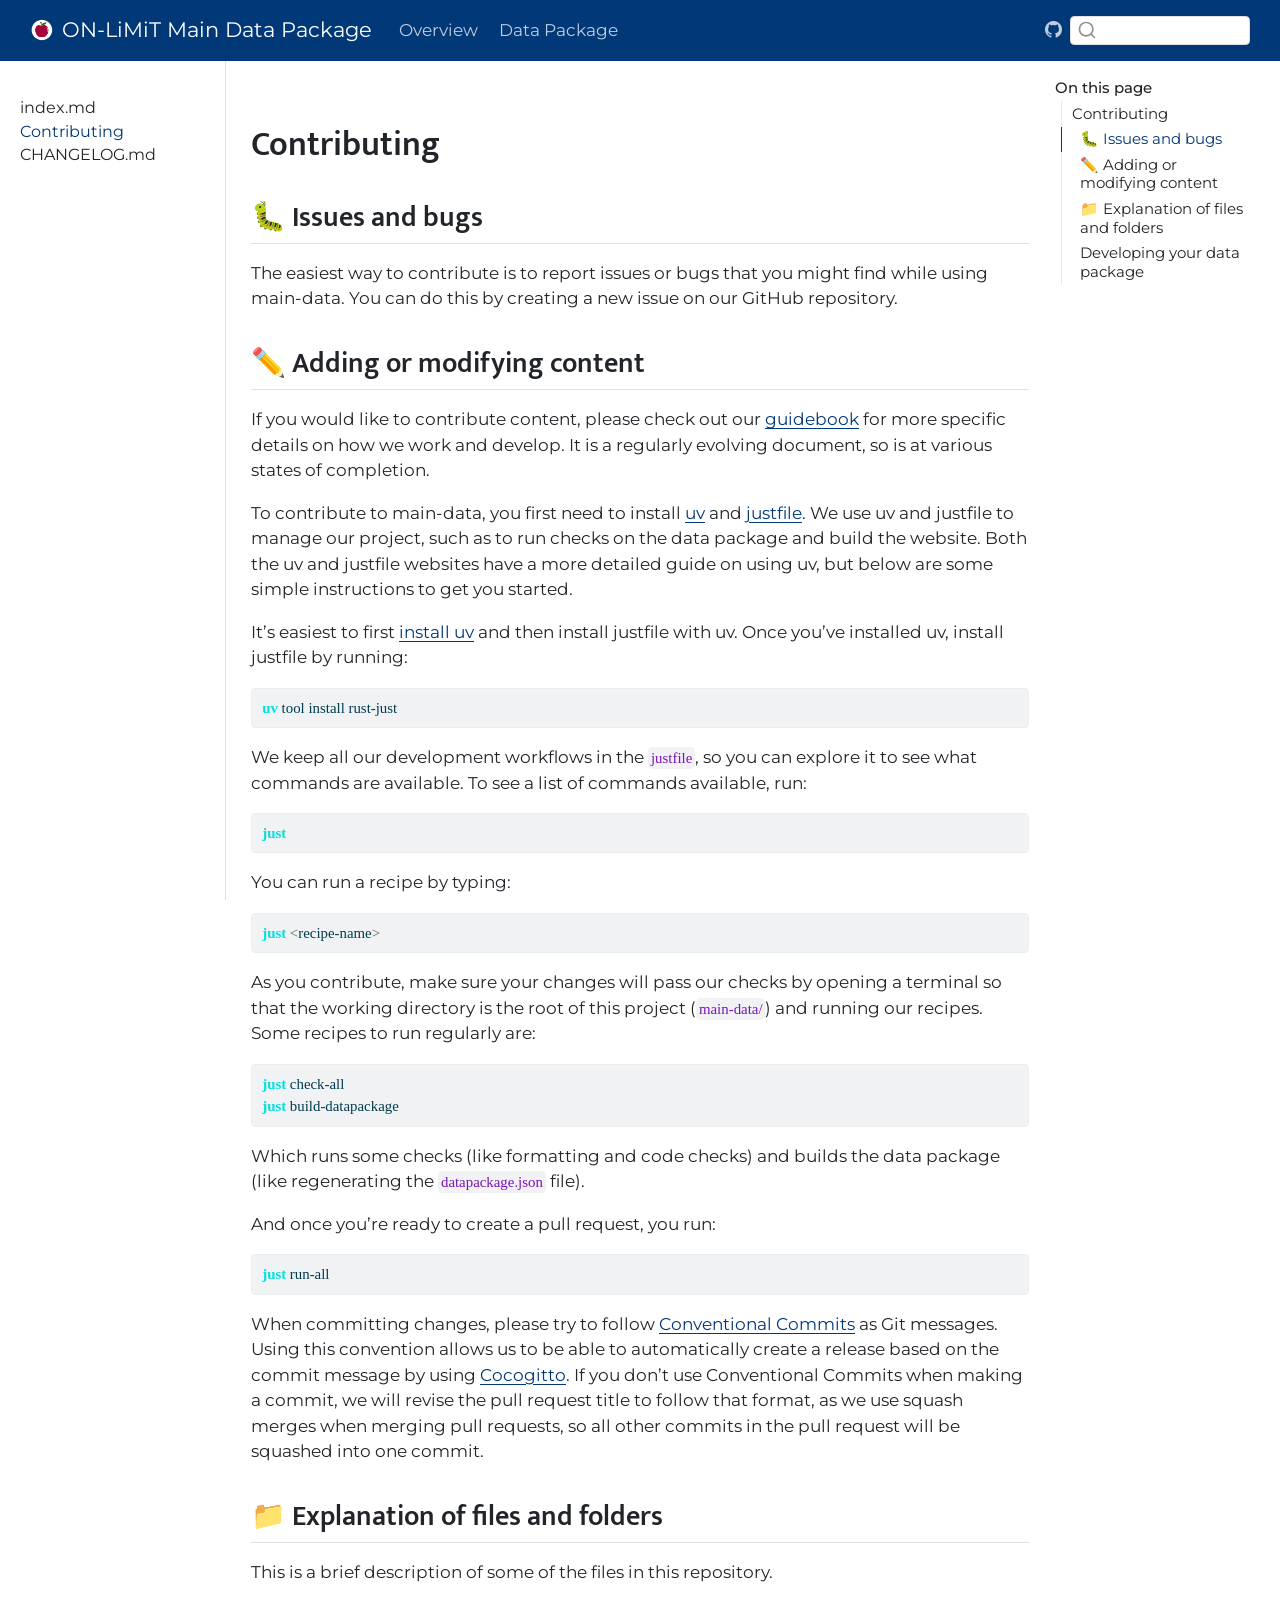
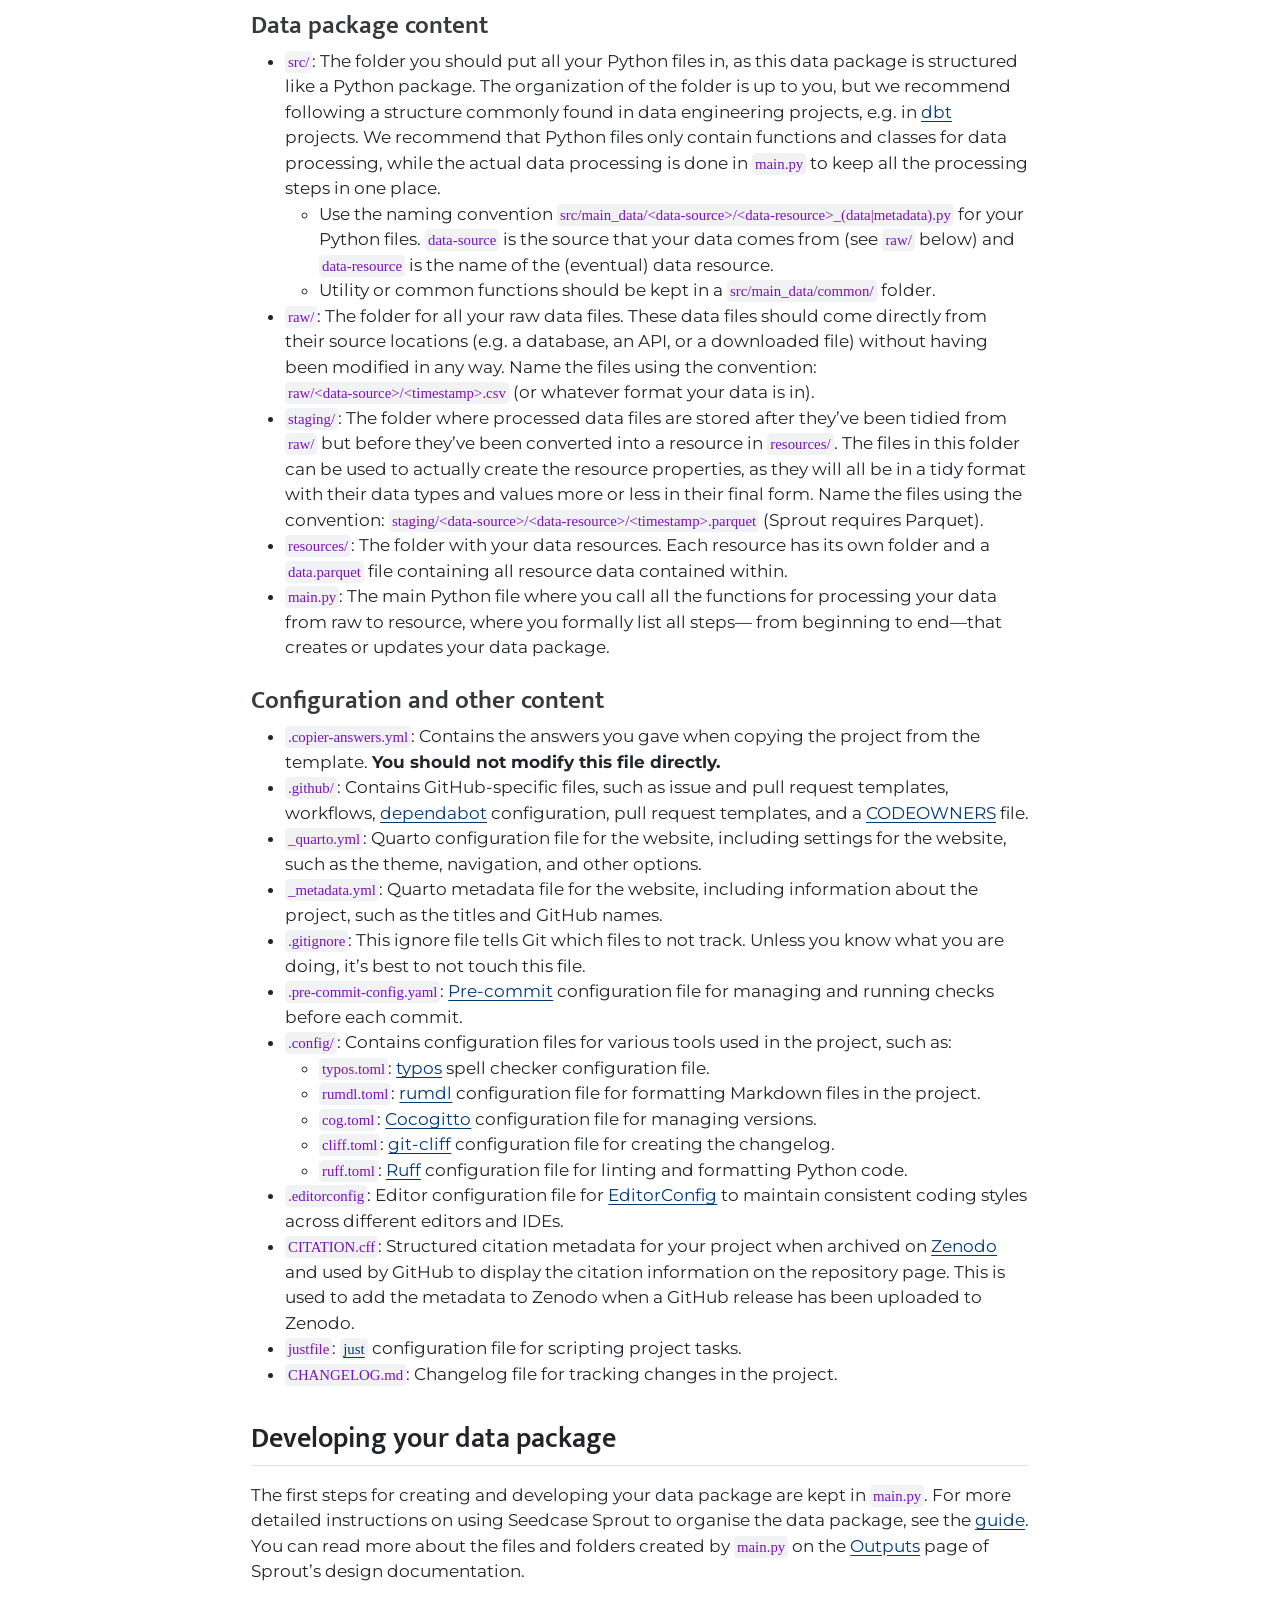
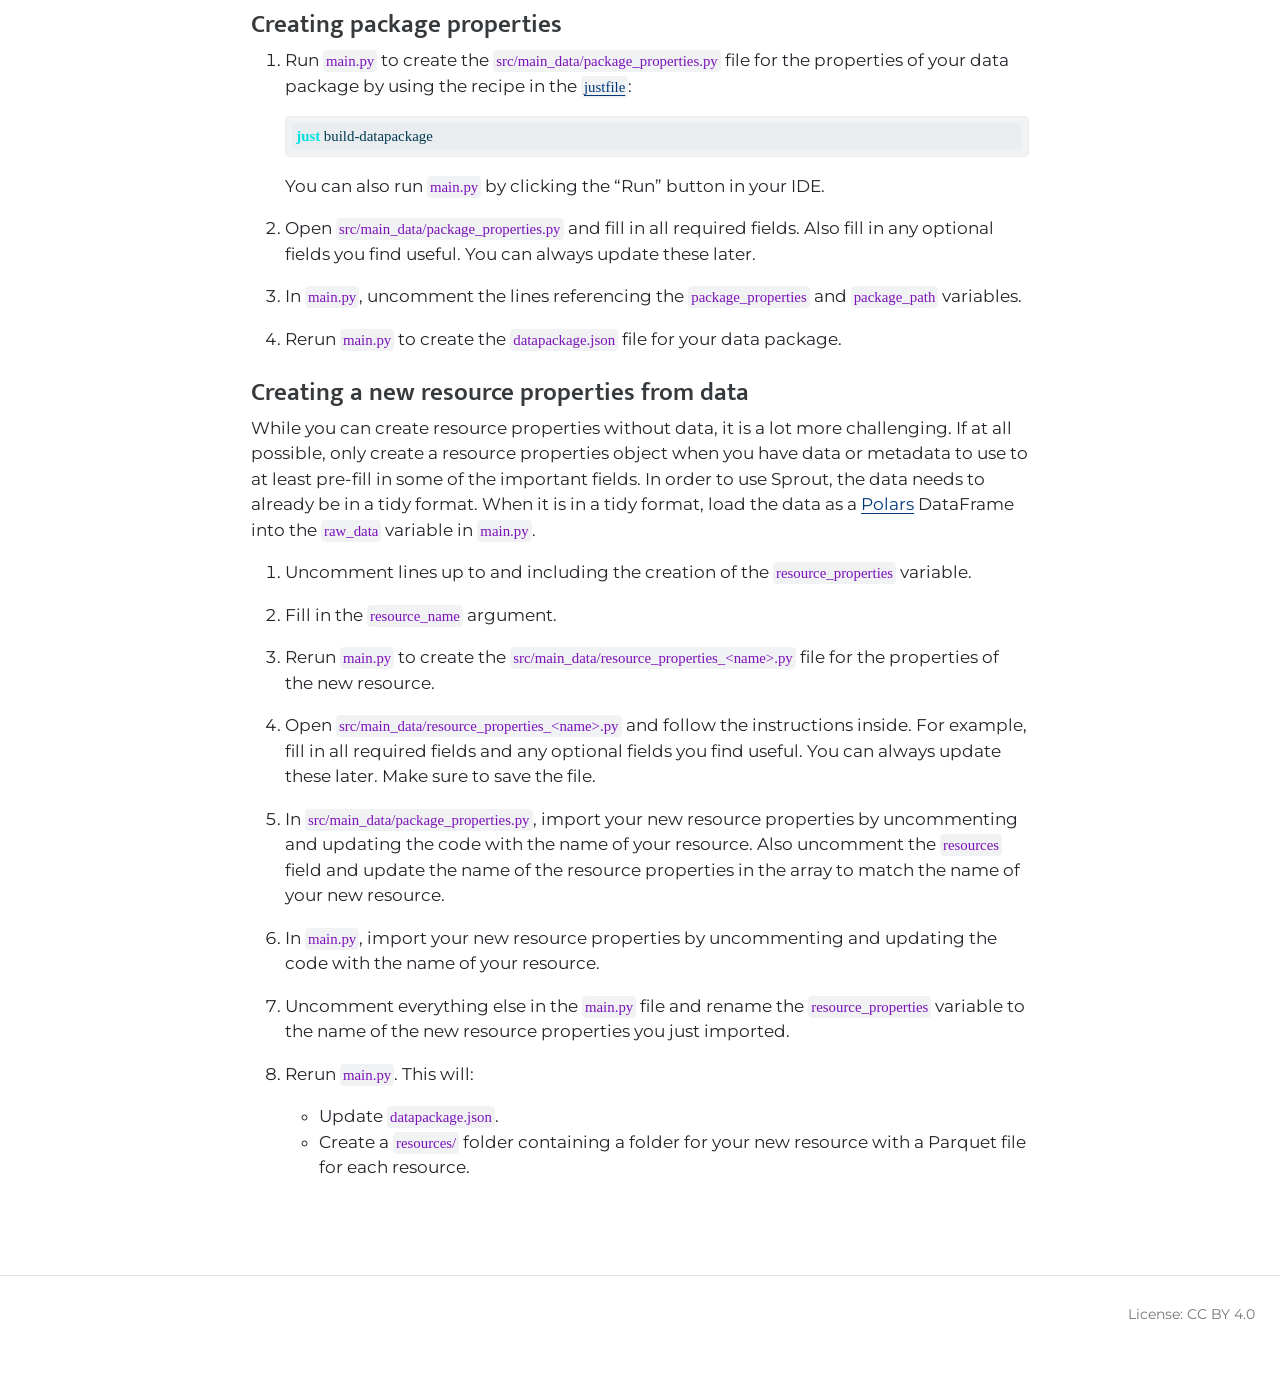
<file: CONTRIBUTING.html>
<!DOCTYPE html>
<html xmlns="http://www.w3.org/1999/xhtml" lang="en" xml:lang="en"><head>

<meta charset="utf-8">
<meta name="generator" content="quarto-1.9.38">

<meta name="viewport" content="width=device-width, initial-scale=1.0, user-scalable=yes">


<title>contributing – ON-LiMiT Main Data Package</title>
<style>
/* Default styles provided by pandoc.
** See https://pandoc.org/MANUAL.html#variables-for-html for config info.
*/
code{white-space: pre-wrap;}
span.smallcaps{font-variant: small-caps;}
div.columns{display: flex; gap: min(4vw, 1.5em);}
div.column{flex: auto; overflow-x: auto;}
div.hanging-indent{margin-left: 1.5em; text-indent: -1.5em;}
ul.task-list{list-style: none;}
ul.task-list li input[type="checkbox"] {
  width: 0.8em;
  margin: 0 0.8em 0.2em -1em; /* quarto-specific, see https://github.com/quarto-dev/quarto-cli/issues/4556 */ 
  vertical-align: middle;
}
/* CSS for syntax highlighting */
html { -webkit-text-size-adjust: 100%; }
pre > code.sourceCode { white-space: pre; position: relative; }
pre > code.sourceCode > span { display: inline-block; line-height: 1.25; }
pre > code.sourceCode > span:empty { height: 1.2em; }
.sourceCode { overflow: visible; }
code.sourceCode > span { color: inherit; text-decoration: inherit; }
div.sourceCode { margin: 1em 0; }
pre.sourceCode { margin: 0; }
@media screen {
div.sourceCode { overflow: auto; }
}
@media print {
pre > code.sourceCode { white-space: pre-wrap; }
pre > code.sourceCode > span { text-indent: -5em; padding-left: 5em; }
}
pre.numberSource code
  { counter-reset: source-line 0; }
pre.numberSource code > span
  { position: relative; left: -4em; counter-increment: source-line; }
pre.numberSource code > span > a:first-child::before
  { content: counter(source-line);
    position: relative; left: -1em; text-align: right; vertical-align: baseline;
    border: none; display: inline-block;
    -webkit-touch-callout: none; -webkit-user-select: none;
    -khtml-user-select: none; -moz-user-select: none;
    -ms-user-select: none; user-select: none;
    padding: 0 4px; width: 4em;
  }
pre.numberSource { margin-left: 3em;  padding-left: 4px; }
div.sourceCode
  {   }
@media screen {
pre > code.sourceCode > span > a:first-child::before { text-decoration: underline; }
}
</style>


<script src="site_libs/quarto-nav/quarto-nav.js"></script>
<script src="site_libs/clipboard/clipboard.min.js"></script>
<script src="site_libs/quarto-search/autocomplete.umd.js"></script>
<script src="site_libs/quarto-search/fuse.min.js"></script>
<script src="site_libs/quarto-search/quarto-search.js"></script>
<meta name="quarto:offset" content="./">
<link href="site_libs/quarto-contrib/quarto-project/onlimit-study/onlimit-theme/favicon/favicon.ico" rel="icon">
<script src="site_libs/quarto-html/quarto.js" type="module"></script>
<script src="site_libs/quarto-html/tabsets/tabsets.js" type="module"></script>
<script src="site_libs/quarto-html/popper.min.js"></script>
<script src="site_libs/quarto-html/tippy.umd.min.js"></script>
<script src="site_libs/quarto-html/anchor.min.js"></script>
<link href="site_libs/quarto-html/tippy.css" rel="stylesheet">
<link href="site_libs/quarto-html/quarto-syntax-highlighting-b2decb1deadbaa156a00df29d0031ec9.css" rel="stylesheet" class="quarto-color-scheme" id="quarto-text-highlighting-styles">
<link href="site_libs/quarto-html/quarto-syntax-highlighting-dark-65f4313a2293a1db25a196f505ddfda3.css" rel="stylesheet" class="quarto-color-scheme quarto-color-alternate" id="quarto-text-highlighting-styles">
<link href="site_libs/quarto-html/quarto-syntax-highlighting-b2decb1deadbaa156a00df29d0031ec9.css" rel="stylesheet" class="quarto-color-scheme-extra" id="quarto-text-highlighting-styles">
<script src="site_libs/bootstrap/bootstrap.min.js"></script>
<link href="site_libs/bootstrap/bootstrap-icons.css" rel="stylesheet">
<link href="site_libs/bootstrap/bootstrap-6d0be462c07dd24f0e6cbe1b8a81596a.min.css" rel="stylesheet" append-hash="true" class="quarto-color-scheme" id="quarto-bootstrap" data-mode="light">
<link href="site_libs/bootstrap/bootstrap-dark-6d0be462c07dd24f0e6cbe1b8a81596a.min.css" rel="stylesheet" append-hash="true" class="quarto-color-scheme quarto-color-alternate" id="quarto-bootstrap" data-mode="light">
<link href="site_libs/bootstrap/bootstrap-6d0be462c07dd24f0e6cbe1b8a81596a.min.css" rel="stylesheet" append-hash="true" class="quarto-color-scheme-extra" id="quarto-bootstrap" data-mode="light">
<script id="quarto-search-options" type="application/json">{
  "location": "navbar",
  "copy-button": false,
  "collapse-after": 3,
  "panel-placement": "end",
  "type": "textbox",
  "limit": 50,
  "keyboard-shortcut": [
    "f",
    "/",
    "s"
  ],
  "language": {
    "search-no-results-text": "No results",
    "search-matching-documents-text": "matching documents",
    "search-copy-link-title": "Copy link to search",
    "search-hide-matches-text": "Hide additional matches",
    "search-more-match-text": "more match in this document",
    "search-more-matches-text": "more matches in this document",
    "search-clear-button-title": "Clear",
    "search-text-placeholder": "",
    "search-detached-cancel-button-title": "Cancel",
    "search-submit-button-title": "Submit",
    "search-label": "Search"
  }
}</script>


</head>

<body class="nav-sidebar docked nav-fixed quarto-light">

<div id="quarto-search-results"></div>
  <header id="quarto-header" class="headroom fixed-top">
    <nav class="navbar navbar-expand-lg " data-bs-theme="dark">
      <div class="navbar-container container-fluid">
      <div class="navbar-brand-container mx-auto">
    <a href="./index.html" class="navbar-brand navbar-brand-logo">
    <img src="site_libs/quarto-contrib/quarto-project/onlimit-study/onlimit-theme/images/onlimit-apple.png" alt="ON LiMiT logo" class="navbar-logo light-content">
    <img src="site_libs/quarto-contrib/quarto-project/onlimit-study/onlimit-theme/images/onlimit-apple.png" alt="ON LiMiT logo" class="navbar-logo dark-content">
    </a>
    <a class="navbar-brand" href="./index.html">
    <span class="navbar-title">ON-LiMiT Main Data Package</span>
    </a>
  </div>
            <div id="quarto-search" class="" title="Search"></div>
          <button class="navbar-toggler" type="button" data-bs-toggle="collapse" data-bs-target="#navbarCollapse" aria-controls="navbarCollapse" role="menu" aria-expanded="false" aria-label="Toggle navigation" onclick="if (window.quartoToggleHeadroom) { window.quartoToggleHeadroom(); }">
  <span class="navbar-toggler-icon"></span>
</button>
          <div class="collapse navbar-collapse" id="navbarCollapse">
            <ul class="navbar-nav navbar-nav-scroll me-auto">
  <li class="nav-item">
    <a class="nav-link" href="./index.html"> 
<span class="menu-text">Overview</span></a>
  </li>  
  <li class="nav-item">
    <a class="nav-link" href="./docs/metadata/index.qmd"> 
<span class="menu-text">Data Package</span></a>
  </li>  
</ul>
          </div> <!-- /navcollapse -->
            <div class="quarto-navbar-tools">
    <a href="https://github.com/onlimit-study/main-data" title="" class="quarto-navigation-tool px-1" aria-label="GitHub icon: Source repository"><i class="bi bi-github"></i></a>
</div>
      </div> <!-- /container-fluid -->
    </nav>
  <nav class="quarto-secondary-nav">
    <div class="container-fluid d-flex">
      <button type="button" class="quarto-btn-toggle btn" data-bs-toggle="collapse" role="button" data-bs-target=".quarto-sidebar-collapse-item" aria-controls="quarto-sidebar" aria-expanded="false" aria-label="Toggle sidebar navigation" onclick="if (window.quartoToggleHeadroom) { window.quartoToggleHeadroom(); }">
        <i class="bi bi-layout-text-sidebar-reverse"></i>
      </button>
        <nav class="quarto-page-breadcrumbs" aria-label="breadcrumb"><ol class="breadcrumb"><li class="breadcrumb-item"><a href="./CONTRIBUTING.html">Contributing</a></li></ol></nav>
        <a class="flex-grow-1" role="navigation" data-bs-toggle="collapse" data-bs-target=".quarto-sidebar-collapse-item" aria-controls="quarto-sidebar" aria-expanded="false" aria-label="Toggle sidebar navigation" onclick="if (window.quartoToggleHeadroom) { window.quartoToggleHeadroom(); }">      
        </a>
    </div>
  </nav>
</header>
<!-- content -->
<div id="quarto-content" class="quarto-container page-columns page-rows-contents page-layout-article page-navbar">
<!-- sidebar -->
  <nav id="quarto-sidebar" class="sidebar collapse collapse-horizontal quarto-sidebar-collapse-item sidebar-navigation docked overflow-auto">
    <div class="sidebar-menu-container"> 
    <ul class="list-unstyled mt-1">
        <li class="sidebar-item">
 <span class="menu-text">index.md</span>
  </li>
        <li class="sidebar-item">
  <div class="sidebar-item-container"> 
  <a href="./CONTRIBUTING.html" class="sidebar-item-text sidebar-link active">
 <span class="menu-text">Contributing</span></a>
  </div>
</li>
        <li class="sidebar-item">
 <span class="menu-text">CHANGELOG.md</span>
  </li>
    </ul>
    </div>
</nav>
<div id="quarto-sidebar-glass" class="quarto-sidebar-collapse-item" data-bs-toggle="collapse" data-bs-target=".quarto-sidebar-collapse-item"></div>
<!-- margin-sidebar -->
    <div id="quarto-margin-sidebar" class="sidebar margin-sidebar">
        <nav id="TOC" role="doc-toc" class="toc-active">
    <h2 id="toc-title">On this page</h2>
   
  <ul>
  <li><a href="#contributing" id="toc-contributing" class="nav-link active" data-scroll-target="#contributing">Contributing</a>
  <ul class="collapse">
  <li><a href="#issues-and-bugs" id="toc-issues-and-bugs" class="nav-link" data-scroll-target="#issues-and-bugs"><span class="emoji" data-emoji="bug">🐛</span> Issues and bugs</a></li>
  <li><a href="#adding-or-modifying-content" id="toc-adding-or-modifying-content" class="nav-link" data-scroll-target="#adding-or-modifying-content"><span class="emoji" data-emoji="pencil2">✏️</span> Adding or modifying content</a></li>
  <li><a href="#explanation-of-files-and-folders" id="toc-explanation-of-files-and-folders" class="nav-link" data-scroll-target="#explanation-of-files-and-folders"><span class="emoji" data-emoji="file_folder">📁</span> Explanation of files and folders</a>
  <ul class="collapse">
  <li><a href="#data-package-content" id="toc-data-package-content" class="nav-link" data-scroll-target="#data-package-content">Data package content</a></li>
  <li><a href="#configuration-and-other-content" id="toc-configuration-and-other-content" class="nav-link" data-scroll-target="#configuration-and-other-content">Configuration and other content</a></li>
  </ul></li>
  <li><a href="#developing-your-data-package" id="toc-developing-your-data-package" class="nav-link" data-scroll-target="#developing-your-data-package">Developing your data package</a>
  <ul class="collapse">
  <li><a href="#creating-package-properties" id="toc-creating-package-properties" class="nav-link" data-scroll-target="#creating-package-properties">Creating package properties</a></li>
  <li><a href="#creating-a-new-resource-properties-from-data" id="toc-creating-a-new-resource-properties-from-data" class="nav-link" data-scroll-target="#creating-a-new-resource-properties-from-data">Creating a new resource properties from data</a></li>
  </ul></li>
  </ul></li>
  </ul>
</nav>
    </div>
<!-- main -->
<main class="content" id="quarto-document-content"><header id="title-block-header" class="quarto-title-block"></header>




<section id="contributing" class="level1">
<h1>Contributing</h1>
<section id="issues-and-bugs" class="level2">
<h2 class="anchored" data-anchor-id="issues-and-bugs"><span class="emoji" data-emoji="bug">🐛</span> Issues and bugs</h2>
<p>The easiest way to contribute is to report issues or bugs that you might find while using main-data. You can do this by creating a new issue on our GitHub repository.</p>
</section>
<section id="adding-or-modifying-content" class="level2">
<h2 class="anchored" data-anchor-id="adding-or-modifying-content"><span class="emoji" data-emoji="pencil2">✏️</span> Adding or modifying content</h2>
<p>If you would like to contribute content, please check out our <a href="https://guidebook.seedcase-project.org/">guidebook</a> for more specific details on how we work and develop. It is a regularly evolving document, so is at various states of completion.</p>
<p>To contribute to main-data, you first need to install <a href="https://docs.astral.sh/uv/">uv</a> and <a href="https://just.systems/man/en/packages.html">justfile</a>. We use uv and justfile to manage our project, such as to run checks on the data package and build the website. Both the uv and justfile websites have a more detailed guide on using uv, but below are some simple instructions to get you started.</p>
<p>It’s easiest to first <a href="https://docs.astral.sh/uv/getting-started/installation/">install uv</a> and then install justfile with uv. Once you’ve installed uv, install justfile by running:</p>
<div class="code-copy-outer-scaffold"><div class="sourceCode" id="cb1"><pre class="sourceCode bash code-with-copy"><code class="sourceCode bash"><span id="cb1-1"><a href="#cb1-1" aria-hidden="true" tabindex="-1"></a><span class="ex">uv</span> tool install rust-just</span></code></pre></div><button title="Copy to Clipboard" class="code-copy-button"><i class="bi"></i></button></div>
<p>We keep all our development workflows in the <code>justfile</code>, so you can explore it to see what commands are available. To see a list of commands available, run:</p>
<div class="code-copy-outer-scaffold"><div class="sourceCode" id="cb2"><pre class="sourceCode bash code-with-copy"><code class="sourceCode bash"><span id="cb2-1"><a href="#cb2-1" aria-hidden="true" tabindex="-1"></a><span class="ex">just</span></span></code></pre></div><button title="Copy to Clipboard" class="code-copy-button"><i class="bi"></i></button></div>
<p>You can run a recipe by typing:</p>
<div class="code-copy-outer-scaffold"><div class="sourceCode" id="cb3"><pre class="sourceCode bash code-with-copy"><code class="sourceCode bash"><span id="cb3-1"><a href="#cb3-1" aria-hidden="true" tabindex="-1"></a><span class="ex">just</span> <span class="op">&lt;</span>recipe-name<span class="op">&gt;</span></span></code></pre></div><button title="Copy to Clipboard" class="code-copy-button"><i class="bi"></i></button></div>
<p>As you contribute, make sure your changes will pass our checks by opening a terminal so that the working directory is the root of this project (<code>main-data/</code>) and running our recipes. Some recipes to run regularly are:</p>
<div class="code-copy-outer-scaffold"><div class="sourceCode" id="cb4"><pre class="sourceCode bash code-with-copy"><code class="sourceCode bash"><span id="cb4-1"><a href="#cb4-1" aria-hidden="true" tabindex="-1"></a><span class="ex">just</span> check-all</span>
<span id="cb4-2"><a href="#cb4-2" aria-hidden="true" tabindex="-1"></a><span class="ex">just</span> build-datapackage</span></code></pre></div><button title="Copy to Clipboard" class="code-copy-button"><i class="bi"></i></button></div>
<p>Which runs some checks (like formatting and code checks) and builds the data package (like regenerating the <code>datapackage.json</code> file).</p>
<p>And once you’re ready to create a pull request, you run:</p>
<div class="code-copy-outer-scaffold"><div class="sourceCode" id="cb5"><pre class="sourceCode bash code-with-copy"><code class="sourceCode bash"><span id="cb5-1"><a href="#cb5-1" aria-hidden="true" tabindex="-1"></a><span class="ex">just</span> run-all</span></code></pre></div><button title="Copy to Clipboard" class="code-copy-button"><i class="bi"></i></button></div>
<p>When committing changes, please try to follow <a href="https://decisions.seedcase-project.org/why-conventional-commits/">Conventional Commits</a> as Git messages. Using this convention allows us to be able to automatically create a release based on the commit message by using <a href="https://decisions.seedcase-project.org/why-semantic-release-with-cocogitto/">Cocogitto</a>. If you don’t use Conventional Commits when making a commit, we will revise the pull request title to follow that format, as we use squash merges when merging pull requests, so all other commits in the pull request will be squashed into one commit.</p>
</section>
<section id="explanation-of-files-and-folders" class="level2">
<h2 class="anchored" data-anchor-id="explanation-of-files-and-folders"><span class="emoji" data-emoji="file_folder">📁</span> Explanation of files and folders</h2>
<p>This is a brief description of some of the files in this repository.</p>
<section id="data-package-content" class="level3">
<h3 class="anchored" data-anchor-id="data-package-content">Data package content</h3>
<ul>
<li><code>src/</code>: The folder you should put all your Python files in, as this data package is structured like a Python package. The organization of the folder is up to you, but we recommend following a structure commonly found in data engineering projects, e.g.&nbsp;in <a href="https://docs.getdbt.com/best-practices/how-we-structure/1-guide-overview?version=2">dbt</a> projects. We recommend that Python files only contain functions and classes for data processing, while the actual data processing is done in <code>main.py</code> to keep all the processing steps in one place.
<ul>
<li>Use the naming convention <code>src/main_data/&lt;data-source&gt;/&lt;data-resource&gt;_(data|metadata).py</code> for your Python files. <code>data-source</code> is the source that your data comes from (see <code>raw/</code> below) and <code>data-resource</code> is the name of the (eventual) data resource.</li>
<li>Utility or common functions should be kept in a <code>src/main_data/common/</code> folder.</li>
</ul></li>
<li><code>raw/</code>: The folder for all your raw data files. These data files should come directly from their source locations (e.g.&nbsp;a database, an API, or a downloaded file) without having been modified in any way. Name the files using the convention: <code>raw/&lt;data-source&gt;/&lt;timestamp&gt;.csv</code> (or whatever format your data is in).</li>
<li><code>staging/</code>: The folder where processed data files are stored after they’ve been tidied from <code>raw/</code> but before they’ve been converted into a resource in <code>resources/</code>. The files in this folder can be used to actually create the resource properties, as they will all be in a tidy format with their data types and values more or less in their final form. Name the files using the convention: <code>staging/&lt;data-source&gt;/&lt;data-resource&gt;/&lt;timestamp&gt;.parquet</code> (Sprout requires Parquet).</li>
<li><code>resources/</code>: The folder with your data resources. Each resource has its own folder and a <code>data.parquet</code> file containing all resource data contained within.</li>
<li><code>main.py</code>: The main Python file where you call all the functions for processing your data from raw to resource, where you formally list all steps— from beginning to end—that creates or updates your data package.</li>
</ul>
</section>
<section id="configuration-and-other-content" class="level3">
<h3 class="anchored" data-anchor-id="configuration-and-other-content">Configuration and other content</h3>
<ul>
<li><code>.copier-answers.yml</code>: Contains the answers you gave when copying the project from the template. <strong>You should not modify this file directly.</strong></li>
<li><code>.github/</code>: Contains GitHub-specific files, such as issue and pull request templates, workflows, <a href="https://docs.github.com/en/code-security/tutorials/secure-your-dependencies/dependabot-quickstart-guide">dependabot</a> configuration, pull request templates, and a <a href="https://docs.github.com/en/repositories/managing-your-repositorys-settings-and-features/customizing-your-repository/about-code-owners">CODEOWNERS</a> file.</li>
<li><code>_quarto.yml</code>: Quarto configuration file for the website, including settings for the website, such as the theme, navigation, and other options.</li>
<li><code>_metadata.yml</code>: Quarto metadata file for the website, including information about the project, such as the titles and GitHub names.</li>
<li><code>.gitignore</code>: This ignore file tells Git which files to not track. Unless you know what you are doing, it’s best to not touch this file.</li>
<li><code>.pre-commit-config.yaml</code>: <a href="https://pre-commit.com/">Pre-commit</a> configuration file for managing and running checks before each commit.</li>
<li><code>.config/</code>: Contains configuration files for various tools used in the project, such as:
<ul>
<li><code>typos.toml</code>: <a href="https://github.com/crate-ci/typos">typos</a> spell checker configuration file.</li>
<li><code>rumdl.toml</code>: <a href="https://rumdl.dev">rumdl</a> configuration file for formatting Markdown files in the project.</li>
<li><code>cog.toml</code>: <a href="https://docs.cocogitto.io">Cocogitto</a> configuration file for managing versions.</li>
<li><code>cliff.toml</code>: <a href="https://git-cliff.org">git-cliff</a> configuration file for creating the changelog.</li>
<li><code>ruff.toml</code>: <a href="https://github.com/charliermarsh/ruff">Ruff</a> configuration file for linting and formatting Python code.</li>
</ul></li>
<li><code>.editorconfig</code>: Editor configuration file for <a href="https://editorconfig.org/">EditorConfig</a> to maintain consistent coding styles across different editors and IDEs.</li>
<li><code>CITATION.cff</code>: Structured citation metadata for your project when archived on <a href="https://zenodo.org/">Zenodo</a> and used by GitHub to display the citation information on the repository page. This is used to add the metadata to Zenodo when a GitHub release has been uploaded to Zenodo.</li>
<li><code>justfile</code>: <a href="https://just.systems/man/en/"><code>just</code></a> configuration file for scripting project tasks.</li>
<li><code>CHANGELOG.md</code>: Changelog file for tracking changes in the project.</li>
</ul>
</section>
</section>
<section id="developing-your-data-package" class="level2">
<h2 class="anchored" data-anchor-id="developing-your-data-package">Developing your data package</h2>
<p>The first steps for creating and developing your data package are kept in <code>main.py</code>. For more detailed instructions on using Seedcase Sprout to organise the data package, see the <a href="https://sprout.seedcase-project.org/docs/guide/">guide</a>. You can read more about the files and folders created by <code>main.py</code> on the <a href="https://sprout.seedcase-project.org/docs/design/interface/outputs">Outputs</a> page of Sprout’s design documentation.</p>
<section id="creating-package-properties" class="level3">
<h3 class="anchored" data-anchor-id="creating-package-properties">Creating package properties</h3>
<ol type="1">
<li><p>Run <code>main.py</code> to create the <code>src/main_data/package_properties.py</code> file for the properties of your data package by using the recipe in the <a href="https://just.systems/man/en/"><code>justfile</code></a>:</p>
<div class="code-copy-outer-scaffold"><div class="sourceCode" id="cb6"><pre class="sourceCode bash code-with-copy"><code class="sourceCode bash"><span id="cb6-1"><a href="#cb6-1" aria-hidden="true" tabindex="-1"></a><span class="ex">just</span> build-datapackage</span></code></pre></div><button title="Copy to Clipboard" class="code-copy-button"><i class="bi"></i></button></div>
<p>You can also run <code>main.py</code> by clicking the “Run” button in your IDE.</p></li>
<li><p>Open <code>src/main_data/package_properties.py</code> and fill in all required fields. Also fill in any optional fields you find useful. You can always update these later.</p></li>
<li><p>In <code>main.py</code>, uncomment the lines referencing the <code>package_properties</code> and <code>package_path</code> variables.</p></li>
<li><p>Rerun <code>main.py</code> to create the <code>datapackage.json</code> file for your data package.</p></li>
</ol>
</section>
<section id="creating-a-new-resource-properties-from-data" class="level3">
<h3 class="anchored" data-anchor-id="creating-a-new-resource-properties-from-data">Creating a new resource properties from data</h3>
<p>While you can create resource properties without data, it is a lot more challenging. If at all possible, only create a resource properties object when you have data or metadata to use to at least pre-fill in some of the important fields. In order to use Sprout, the data needs to already be in a tidy format. When it is in a tidy format, load the data as a <a href="https://pola.rs">Polars</a> DataFrame into the <code>raw_data</code> variable in <code>main.py</code>.</p>
<ol type="1">
<li><p>Uncomment lines up to and including the creation of the <code>resource_properties</code> variable.</p></li>
<li><p>Fill in the <code>resource_name</code> argument.</p></li>
<li><p>Rerun <code>main.py</code> to create the <code>src/main_data/resource_properties_&lt;name&gt;.py</code> file for the properties of the new resource.</p></li>
<li><p>Open <code>src/main_data/resource_properties_&lt;name&gt;.py</code> and follow the instructions inside. For example, fill in all required fields and any optional fields you find useful. You can always update these later. Make sure to save the file.</p></li>
<li><p>In <code>src/main_data/package_properties.py</code>, import your new resource properties by uncommenting and updating the code with the name of your resource. Also uncomment the <code>resources</code> field and update the name of the resource properties in the array to match the name of your new resource.</p></li>
<li><p>In <code>main.py</code>, import your new resource properties by uncommenting and updating the code with the name of your resource.</p></li>
<li><p>Uncomment everything else in the <code>main.py</code> file and rename the <code>resource_properties</code> variable to the name of the new resource properties you just imported.</p></li>
<li><p>Rerun <code>main.py</code>. This will:</p>
<ul>
<li>Update <code>datapackage.json</code>.</li>
<li>Create a <code>resources/</code> folder containing a folder for your new resource with a Parquet file for each resource.</li>
</ul></li>
</ol>


</section>
</section>
</section>

</main> <!-- /main -->
<script id="quarto-html-after-body" type="application/javascript">
  window.document.addEventListener("DOMContentLoaded", function (event) {
    const icon = "";
    const anchorJS = new window.AnchorJS();
    anchorJS.options = {
      placement: 'right',
      icon: icon
    };
    anchorJS.add('.anchored');
    const isCodeAnnotation = (el) => {
      for (const clz of el.classList) {
        if (clz.startsWith('code-annotation-')) {                     
          return true;
        }
      }
      return false;
    }
    const onCopySuccess = function(e) {
      // button target
      const button = e.trigger;
      // don't keep focus
      button.blur();
      // flash "checked"
      button.classList.add('code-copy-button-checked');
      var currentTitle = button.getAttribute("title");
      button.setAttribute("title", "Copied!");
      let tooltip;
      if (window.bootstrap) {
        button.setAttribute("data-bs-toggle", "tooltip");
        button.setAttribute("data-bs-placement", "left");
        button.setAttribute("data-bs-title", "Copied!");
        tooltip = new bootstrap.Tooltip(button, 
          { trigger: "manual", 
            customClass: "code-copy-button-tooltip",
            offset: [0, -8]});
        tooltip.show();    
      }
      setTimeout(function() {
        if (tooltip) {
          tooltip.hide();
          button.removeAttribute("data-bs-title");
          button.removeAttribute("data-bs-toggle");
          button.removeAttribute("data-bs-placement");
        }
        button.setAttribute("title", currentTitle);
        button.classList.remove('code-copy-button-checked');
      }, 1000);
      // clear code selection
      e.clearSelection();
    }
    const getTextToCopy = function(trigger) {
      const outerScaffold = trigger.parentElement.cloneNode(true);
      const codeEl = outerScaffold.querySelector('code');
      for (const childEl of codeEl.children) {
        if (isCodeAnnotation(childEl)) {
          childEl.remove();
        }
      }
      return codeEl.innerText;
    }
    const clipboard = new window.ClipboardJS('.code-copy-button:not([data-in-quarto-modal])', {
      text: getTextToCopy
    });
    clipboard.on('success', onCopySuccess);
    if (window.document.getElementById('quarto-embedded-source-code-modal')) {
      const clipboardModal = new window.ClipboardJS('.code-copy-button[data-in-quarto-modal]', {
        text: getTextToCopy,
        container: window.document.getElementById('quarto-embedded-source-code-modal')
      });
      clipboardModal.on('success', onCopySuccess);
    }
      var localhostRegex = new RegExp(/^(?:http|https):\/\/localhost\:?[0-9]*\//);
      var mailtoRegex = new RegExp(/^mailto:/);
        var filterRegex = new RegExp("https:\/\/onlimit-study\.github\.io\/main-data");
      var isInternal = (href) => {
          return filterRegex.test(href) || localhostRegex.test(href) || mailtoRegex.test(href);
      }
      // Inspect non-navigation links and adorn them if external
     var links = window.document.querySelectorAll('a[href]:not(.nav-link):not(.navbar-brand):not(.toc-action):not(.sidebar-link):not(.sidebar-item-toggle):not(.pagination-link):not(.no-external):not([aria-hidden]):not(.dropdown-item):not(.quarto-navigation-tool):not(.about-link)');
      for (var i=0; i<links.length; i++) {
        const link = links[i];
        if (!isInternal(link.href)) {
          // undo the damage that might have been done by quarto-nav.js in the case of
          // links that we want to consider external
          if (link.dataset.originalHref !== undefined) {
            link.href = link.dataset.originalHref;
          }
        }
      }
    function tippyHover(el, contentFn, onTriggerFn, onUntriggerFn) {
      const config = {
        allowHTML: true,
        maxWidth: 500,
        delay: 100,
        arrow: false,
        appendTo: function(el) {
            return el.parentElement;
        },
        interactive: true,
        interactiveBorder: 10,
        theme: 'quarto',
        placement: 'bottom-start',
      };
      if (contentFn) {
        config.content = contentFn;
      }
      if (onTriggerFn) {
        config.onTrigger = onTriggerFn;
      }
      if (onUntriggerFn) {
        config.onUntrigger = onUntriggerFn;
      }
      window.tippy(el, config); 
    }
    const noterefs = window.document.querySelectorAll('a[role="doc-noteref"]');
    for (var i=0; i<noterefs.length; i++) {
      const ref = noterefs[i];
      tippyHover(ref, function() {
        // use id or data attribute instead here
        let href = ref.getAttribute('data-footnote-href') || ref.getAttribute('href');
        try { href = new URL(href).hash; } catch {}
        const id = href.replace(/^#\/?/, "");
        const note = window.document.getElementById(id);
        if (note) {
          return note.innerHTML;
        } else {
          return "";
        }
      });
    }
    const xrefs = window.document.querySelectorAll('a.quarto-xref');
    const processXRef = (id, note) => {
      // Strip column container classes
      const stripColumnClz = (el) => {
        el.classList.remove("page-full", "page-columns");
        if (el.children) {
          for (const child of el.children) {
            stripColumnClz(child);
          }
        }
      }
      stripColumnClz(note)
      if (id === null || id.startsWith('sec-')) {
        // Special case sections, only their first couple elements
        const container = document.createElement("div");
        if (note.children && note.children.length > 2) {
          container.appendChild(note.children[0].cloneNode(true));
          for (let i = 1; i < note.children.length; i++) {
            const child = note.children[i];
            if (child.tagName === "P" && child.innerText === "") {
              continue;
            } else {
              container.appendChild(child.cloneNode(true));
              break;
            }
          }
          if (window.Quarto?.typesetMath) {
            window.Quarto.typesetMath(container);
          }
          return container.innerHTML
        } else {
          if (window.Quarto?.typesetMath) {
            window.Quarto.typesetMath(note);
          }
          return note.innerHTML;
        }
      } else {
        // Remove any anchor links if they are present
        const anchorLink = note.querySelector('a.anchorjs-link');
        if (anchorLink) {
          anchorLink.remove();
        }
        if (window.Quarto?.typesetMath) {
          window.Quarto.typesetMath(note);
        }
        if (note.classList.contains("callout")) {
          return note.outerHTML;
        } else {
          return note.innerHTML;
        }
      }
    }
    for (var i=0; i<xrefs.length; i++) {
      const xref = xrefs[i];
      tippyHover(xref, undefined, function(instance) {
        instance.disable();
        let url = xref.getAttribute('href');
        let hash = undefined; 
        if (url.startsWith('#')) {
          hash = url;
        } else {
          try { hash = new URL(url).hash; } catch {}
        }
        if (hash) {
          const id = hash.replace(/^#\/?/, "");
          const note = window.document.getElementById(id);
          if (note !== null) {
            try {
              const html = processXRef(id, note.cloneNode(true));
              instance.setContent(html);
            } finally {
              instance.enable();
              instance.show();
            }
          } else {
            // See if we can fetch this
            fetch(url.split('#')[0])
            .then(res => res.text())
            .then(html => {
              const parser = new DOMParser();
              const htmlDoc = parser.parseFromString(html, "text/html");
              const note = htmlDoc.getElementById(id);
              if (note !== null) {
                const html = processXRef(id, note);
                instance.setContent(html);
              } 
            }).finally(() => {
              instance.enable();
              instance.show();
            });
          }
        } else {
          // See if we can fetch a full url (with no hash to target)
          // This is a special case and we should probably do some content thinning / targeting
          fetch(url)
          .then(res => res.text())
          .then(html => {
            const parser = new DOMParser();
            const htmlDoc = parser.parseFromString(html, "text/html");
            const note = htmlDoc.querySelector('main.content');
            if (note !== null) {
              // This should only happen for chapter cross references
              // (since there is no id in the URL)
              // remove the first header
              if (note.children.length > 0 && note.children[0].tagName === "HEADER") {
                note.children[0].remove();
              }
              const html = processXRef(null, note);
              instance.setContent(html);
            } 
          }).finally(() => {
            instance.enable();
            instance.show();
          });
        }
      }, function(instance) {
      });
    }
        let selectedAnnoteEl;
        const selectorForAnnotation = ( cell, annotation) => {
          let cellAttr = 'data-code-cell="' + cell + '"';
          let lineAttr = 'data-code-annotation="' +  annotation + '"';
          const selector = 'span[' + cellAttr + '][' + lineAttr + ']';
          return selector;
        }
        const selectCodeLines = (annoteEl) => {
          const doc = window.document;
          const targetCell = annoteEl.getAttribute("data-target-cell");
          const targetAnnotation = annoteEl.getAttribute("data-target-annotation");
          const annoteSpan = window.document.querySelector(selectorForAnnotation(targetCell, targetAnnotation));
          const lines = annoteSpan.getAttribute("data-code-lines").split(",");
          const lineIds = lines.map((line) => {
            return targetCell + "-" + line;
          })
          let top = null;
          let height = null;
          let parent = null;
          if (lineIds.length > 0) {
              //compute the position of the single el (top and bottom and make a div)
              const el = window.document.getElementById(lineIds[0]);
              top = el.offsetTop;
              height = el.offsetHeight;
              parent = el.parentElement.parentElement;
            if (lineIds.length > 1) {
              const lastEl = window.document.getElementById(lineIds[lineIds.length - 1]);
              const bottom = lastEl.offsetTop + lastEl.offsetHeight;
              height = bottom - top;
            }
            if (top !== null && height !== null && parent !== null) {
              // cook up a div (if necessary) and position it 
              let div = window.document.getElementById("code-annotation-line-highlight");
              if (div === null) {
                div = window.document.createElement("div");
                div.setAttribute("id", "code-annotation-line-highlight");
                div.style.position = 'absolute';
                parent.appendChild(div);
              }
              div.style.top = top - 2 + "px";
              div.style.height = height + 4 + "px";
              div.style.left = 0;
              let gutterDiv = window.document.getElementById("code-annotation-line-highlight-gutter");
              if (gutterDiv === null) {
                gutterDiv = window.document.createElement("div");
                gutterDiv.setAttribute("id", "code-annotation-line-highlight-gutter");
                gutterDiv.style.position = 'absolute';
                const codeCell = window.document.getElementById(targetCell);
                const gutter = codeCell.querySelector('.code-annotation-gutter');
                gutter.appendChild(gutterDiv);
              }
              gutterDiv.style.top = top - 2 + "px";
              gutterDiv.style.height = height + 4 + "px";
            }
            selectedAnnoteEl = annoteEl;
          }
        };
        const unselectCodeLines = () => {
          const elementsIds = ["code-annotation-line-highlight", "code-annotation-line-highlight-gutter"];
          elementsIds.forEach((elId) => {
            const div = window.document.getElementById(elId);
            if (div) {
              div.remove();
            }
          });
          selectedAnnoteEl = undefined;
        };
          // Handle positioning of the toggle
      window.addEventListener(
        "resize",
        throttle(() => {
          elRect = undefined;
          if (selectedAnnoteEl) {
            selectCodeLines(selectedAnnoteEl);
          }
        }, 10)
      );
      function throttle(fn, ms) {
      let throttle = false;
      let timer;
        return (...args) => {
          if(!throttle) { // first call gets through
              fn.apply(this, args);
              throttle = true;
          } else { // all the others get throttled
              if(timer) clearTimeout(timer); // cancel #2
              timer = setTimeout(() => {
                fn.apply(this, args);
                timer = throttle = false;
              }, ms);
          }
        };
      }
        // Attach click handler to the DT
        const annoteDls = window.document.querySelectorAll('dt[data-target-cell]');
        for (const annoteDlNode of annoteDls) {
          annoteDlNode.addEventListener('click', (event) => {
            const clickedEl = event.target;
            if (clickedEl !== selectedAnnoteEl) {
              unselectCodeLines();
              const activeEl = window.document.querySelector('dt[data-target-cell].code-annotation-active');
              if (activeEl) {
                activeEl.classList.remove('code-annotation-active');
              }
              selectCodeLines(clickedEl);
              clickedEl.classList.add('code-annotation-active');
            } else {
              // Unselect the line
              unselectCodeLines();
              clickedEl.classList.remove('code-annotation-active');
            }
          });
        }
    const findCites = (el) => {
      const parentEl = el.parentElement;
      if (parentEl) {
        const cites = parentEl.dataset.cites;
        if (cites) {
          return {
            el,
            cites: cites.split(' ')
          };
        } else {
          return findCites(el.parentElement)
        }
      } else {
        return undefined;
      }
    };
    var bibliorefs = window.document.querySelectorAll('a[role="doc-biblioref"]');
    for (var i=0; i<bibliorefs.length; i++) {
      const ref = bibliorefs[i];
      const citeInfo = findCites(ref);
      if (citeInfo) {
        tippyHover(citeInfo.el, function() {
          var popup = window.document.createElement('div');
          citeInfo.cites.forEach(function(cite) {
            var citeDiv = window.document.createElement('div');
            citeDiv.classList.add('hanging-indent');
            citeDiv.classList.add('csl-entry');
            var biblioDiv = window.document.getElementById('ref-' + cite);
            if (biblioDiv) {
              citeDiv.innerHTML = biblioDiv.innerHTML;
            }
            popup.appendChild(citeDiv);
          });
          return popup.innerHTML;
        });
      }
    }
  });
  </script>
</div> <!-- /content -->
<footer class="footer">
  <div class="nav-footer">
    <div class="nav-footer-left">
      &nbsp;
    </div>   
    <div class="nav-footer-center">
      &nbsp;
    </div>
    <div class="nav-footer-right">
      <ul class="footer-items list-unstyled">
    <li class="nav-item">
    <a class="nav-link" href="https://creativecommons.org/licenses/by/4.0/">
<p>License: CC BY 4.0</p>
</a>
  </li>  
</ul>
    </div>
  </div>
</footer>




</body></html>
</file>
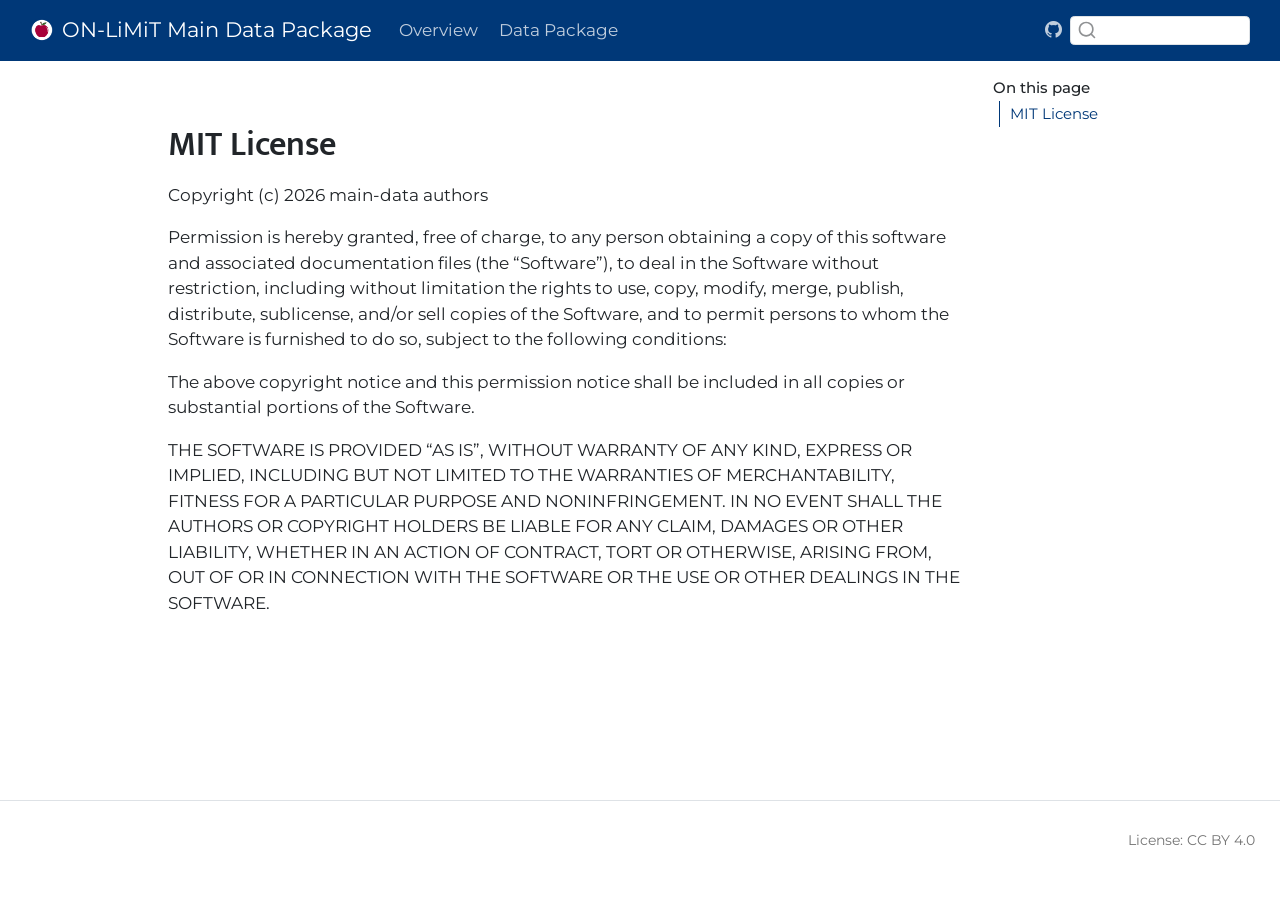
<file: LICENSE-MIT.html>
<!DOCTYPE html>
<html xmlns="http://www.w3.org/1999/xhtml" lang="en" xml:lang="en"><head>

<meta charset="utf-8">
<meta name="generator" content="quarto-1.9.38">

<meta name="viewport" content="width=device-width, initial-scale=1.0, user-scalable=yes">


<title>license-mit – ON-LiMiT Main Data Package</title>
<style>
/* Default styles provided by pandoc.
** See https://pandoc.org/MANUAL.html#variables-for-html for config info.
*/
code{white-space: pre-wrap;}
span.smallcaps{font-variant: small-caps;}
div.columns{display: flex; gap: min(4vw, 1.5em);}
div.column{flex: auto; overflow-x: auto;}
div.hanging-indent{margin-left: 1.5em; text-indent: -1.5em;}
ul.task-list{list-style: none;}
ul.task-list li input[type="checkbox"] {
  width: 0.8em;
  margin: 0 0.8em 0.2em -1em; /* quarto-specific, see https://github.com/quarto-dev/quarto-cli/issues/4556 */ 
  vertical-align: middle;
}
</style>


<script src="site_libs/quarto-nav/quarto-nav.js"></script>
<script src="site_libs/clipboard/clipboard.min.js"></script>
<script src="site_libs/quarto-search/autocomplete.umd.js"></script>
<script src="site_libs/quarto-search/fuse.min.js"></script>
<script src="site_libs/quarto-search/quarto-search.js"></script>
<meta name="quarto:offset" content="./">
<link href="site_libs/quarto-contrib/quarto-project/onlimit-study/onlimit-theme/favicon/favicon.ico" rel="icon">
<script src="site_libs/quarto-html/quarto.js" type="module"></script>
<script src="site_libs/quarto-html/tabsets/tabsets.js" type="module"></script>
<script src="site_libs/quarto-html/popper.min.js"></script>
<script src="site_libs/quarto-html/tippy.umd.min.js"></script>
<script src="site_libs/quarto-html/anchor.min.js"></script>
<link href="site_libs/quarto-html/tippy.css" rel="stylesheet">
<link href="site_libs/quarto-html/quarto-syntax-highlighting-b2decb1deadbaa156a00df29d0031ec9.css" rel="stylesheet" class="quarto-color-scheme" id="quarto-text-highlighting-styles">
<link href="site_libs/quarto-html/quarto-syntax-highlighting-dark-65f4313a2293a1db25a196f505ddfda3.css" rel="stylesheet" class="quarto-color-scheme quarto-color-alternate" id="quarto-text-highlighting-styles">
<link href="site_libs/quarto-html/quarto-syntax-highlighting-b2decb1deadbaa156a00df29d0031ec9.css" rel="stylesheet" class="quarto-color-scheme-extra" id="quarto-text-highlighting-styles">
<script src="site_libs/bootstrap/bootstrap.min.js"></script>
<link href="site_libs/bootstrap/bootstrap-icons.css" rel="stylesheet">
<link href="site_libs/bootstrap/bootstrap-6d0be462c07dd24f0e6cbe1b8a81596a.min.css" rel="stylesheet" append-hash="true" class="quarto-color-scheme" id="quarto-bootstrap" data-mode="light">
<link href="site_libs/bootstrap/bootstrap-dark-6d0be462c07dd24f0e6cbe1b8a81596a.min.css" rel="stylesheet" append-hash="true" class="quarto-color-scheme quarto-color-alternate" id="quarto-bootstrap" data-mode="light">
<link href="site_libs/bootstrap/bootstrap-6d0be462c07dd24f0e6cbe1b8a81596a.min.css" rel="stylesheet" append-hash="true" class="quarto-color-scheme-extra" id="quarto-bootstrap" data-mode="light">
<script id="quarto-search-options" type="application/json">{
  "location": "navbar",
  "copy-button": false,
  "collapse-after": 3,
  "panel-placement": "end",
  "type": "textbox",
  "limit": 50,
  "keyboard-shortcut": [
    "f",
    "/",
    "s"
  ],
  "language": {
    "search-no-results-text": "No results",
    "search-matching-documents-text": "matching documents",
    "search-copy-link-title": "Copy link to search",
    "search-hide-matches-text": "Hide additional matches",
    "search-more-match-text": "more match in this document",
    "search-more-matches-text": "more matches in this document",
    "search-clear-button-title": "Clear",
    "search-text-placeholder": "",
    "search-detached-cancel-button-title": "Cancel",
    "search-submit-button-title": "Submit",
    "search-label": "Search"
  }
}</script>


</head>

<body class="nav-fixed quarto-light">

<div id="quarto-search-results"></div>
  <header id="quarto-header" class="headroom fixed-top">
    <nav class="navbar navbar-expand-lg " data-bs-theme="dark">
      <div class="navbar-container container-fluid">
      <div class="navbar-brand-container mx-auto">
    <a href="./index.html" class="navbar-brand navbar-brand-logo">
    <img src="site_libs/quarto-contrib/quarto-project/onlimit-study/onlimit-theme/images/onlimit-apple.png" alt="ON LiMiT logo" class="navbar-logo light-content">
    <img src="site_libs/quarto-contrib/quarto-project/onlimit-study/onlimit-theme/images/onlimit-apple.png" alt="ON LiMiT logo" class="navbar-logo dark-content">
    </a>
    <a class="navbar-brand" href="./index.html">
    <span class="navbar-title">ON-LiMiT Main Data Package</span>
    </a>
  </div>
            <div id="quarto-search" class="" title="Search"></div>
          <button class="navbar-toggler" type="button" data-bs-toggle="collapse" data-bs-target="#navbarCollapse" aria-controls="navbarCollapse" role="menu" aria-expanded="false" aria-label="Toggle navigation" onclick="if (window.quartoToggleHeadroom) { window.quartoToggleHeadroom(); }">
  <span class="navbar-toggler-icon"></span>
</button>
          <div class="collapse navbar-collapse" id="navbarCollapse">
            <ul class="navbar-nav navbar-nav-scroll me-auto">
  <li class="nav-item">
    <a class="nav-link" href="./index.html"> 
<span class="menu-text">Overview</span></a>
  </li>  
  <li class="nav-item">
    <a class="nav-link" href="./docs/metadata/index.qmd"> 
<span class="menu-text">Data Package</span></a>
  </li>  
</ul>
          </div> <!-- /navcollapse -->
            <div class="quarto-navbar-tools">
    <a href="https://github.com/onlimit-study/main-data" title="" class="quarto-navigation-tool px-1" aria-label="GitHub icon: Source repository"><i class="bi bi-github"></i></a>
</div>
      </div> <!-- /container-fluid -->
    </nav>
</header>
<!-- content -->
<div id="quarto-content" class="quarto-container page-columns page-rows-contents page-layout-article page-navbar">
<!-- sidebar -->
<!-- margin-sidebar -->
    <div id="quarto-margin-sidebar" class="sidebar margin-sidebar">
        <nav id="TOC" role="doc-toc" class="toc-active">
    <h2 id="toc-title">On this page</h2>
   
  <ul>
  <li><a href="#mit-license" id="toc-mit-license" class="nav-link active" data-scroll-target="#mit-license">MIT License</a></li>
  </ul>
</nav>
    </div>
<!-- main -->
<main class="content" id="quarto-document-content"><header id="title-block-header" class="quarto-title-block"></header>




<section id="mit-license" class="level1">
<h1>MIT License</h1>
<p>Copyright (c) 2026 main-data authors</p>
<p>Permission is hereby granted, free of charge, to any person obtaining a copy of this software and associated documentation files (the “Software”), to deal in the Software without restriction, including without limitation the rights to use, copy, modify, merge, publish, distribute, sublicense, and/or sell copies of the Software, and to permit persons to whom the Software is furnished to do so, subject to the following conditions:</p>
<p>The above copyright notice and this permission notice shall be included in all copies or substantial portions of the Software.</p>
<p>THE SOFTWARE IS PROVIDED “AS IS”, WITHOUT WARRANTY OF ANY KIND, EXPRESS OR IMPLIED, INCLUDING BUT NOT LIMITED TO THE WARRANTIES OF MERCHANTABILITY, FITNESS FOR A PARTICULAR PURPOSE AND NONINFRINGEMENT. IN NO EVENT SHALL THE AUTHORS OR COPYRIGHT HOLDERS BE LIABLE FOR ANY CLAIM, DAMAGES OR OTHER LIABILITY, WHETHER IN AN ACTION OF CONTRACT, TORT OR OTHERWISE, ARISING FROM, OUT OF OR IN CONNECTION WITH THE SOFTWARE OR THE USE OR OTHER DEALINGS IN THE SOFTWARE.</p>


</section>

</main> <!-- /main -->
<script id="quarto-html-after-body" type="application/javascript">
  window.document.addEventListener("DOMContentLoaded", function (event) {
    const icon = "";
    const anchorJS = new window.AnchorJS();
    anchorJS.options = {
      placement: 'right',
      icon: icon
    };
    anchorJS.add('.anchored');
    const isCodeAnnotation = (el) => {
      for (const clz of el.classList) {
        if (clz.startsWith('code-annotation-')) {                     
          return true;
        }
      }
      return false;
    }
    const onCopySuccess = function(e) {
      // button target
      const button = e.trigger;
      // don't keep focus
      button.blur();
      // flash "checked"
      button.classList.add('code-copy-button-checked');
      var currentTitle = button.getAttribute("title");
      button.setAttribute("title", "Copied!");
      let tooltip;
      if (window.bootstrap) {
        button.setAttribute("data-bs-toggle", "tooltip");
        button.setAttribute("data-bs-placement", "left");
        button.setAttribute("data-bs-title", "Copied!");
        tooltip = new bootstrap.Tooltip(button, 
          { trigger: "manual", 
            customClass: "code-copy-button-tooltip",
            offset: [0, -8]});
        tooltip.show();    
      }
      setTimeout(function() {
        if (tooltip) {
          tooltip.hide();
          button.removeAttribute("data-bs-title");
          button.removeAttribute("data-bs-toggle");
          button.removeAttribute("data-bs-placement");
        }
        button.setAttribute("title", currentTitle);
        button.classList.remove('code-copy-button-checked');
      }, 1000);
      // clear code selection
      e.clearSelection();
    }
    const getTextToCopy = function(trigger) {
      const outerScaffold = trigger.parentElement.cloneNode(true);
      const codeEl = outerScaffold.querySelector('code');
      for (const childEl of codeEl.children) {
        if (isCodeAnnotation(childEl)) {
          childEl.remove();
        }
      }
      return codeEl.innerText;
    }
    const clipboard = new window.ClipboardJS('.code-copy-button:not([data-in-quarto-modal])', {
      text: getTextToCopy
    });
    clipboard.on('success', onCopySuccess);
    if (window.document.getElementById('quarto-embedded-source-code-modal')) {
      const clipboardModal = new window.ClipboardJS('.code-copy-button[data-in-quarto-modal]', {
        text: getTextToCopy,
        container: window.document.getElementById('quarto-embedded-source-code-modal')
      });
      clipboardModal.on('success', onCopySuccess);
    }
      var localhostRegex = new RegExp(/^(?:http|https):\/\/localhost\:?[0-9]*\//);
      var mailtoRegex = new RegExp(/^mailto:/);
        var filterRegex = new RegExp("https:\/\/onlimit-study\.github\.io\/main-data");
      var isInternal = (href) => {
          return filterRegex.test(href) || localhostRegex.test(href) || mailtoRegex.test(href);
      }
      // Inspect non-navigation links and adorn them if external
     var links = window.document.querySelectorAll('a[href]:not(.nav-link):not(.navbar-brand):not(.toc-action):not(.sidebar-link):not(.sidebar-item-toggle):not(.pagination-link):not(.no-external):not([aria-hidden]):not(.dropdown-item):not(.quarto-navigation-tool):not(.about-link)');
      for (var i=0; i<links.length; i++) {
        const link = links[i];
        if (!isInternal(link.href)) {
          // undo the damage that might have been done by quarto-nav.js in the case of
          // links that we want to consider external
          if (link.dataset.originalHref !== undefined) {
            link.href = link.dataset.originalHref;
          }
        }
      }
    function tippyHover(el, contentFn, onTriggerFn, onUntriggerFn) {
      const config = {
        allowHTML: true,
        maxWidth: 500,
        delay: 100,
        arrow: false,
        appendTo: function(el) {
            return el.parentElement;
        },
        interactive: true,
        interactiveBorder: 10,
        theme: 'quarto',
        placement: 'bottom-start',
      };
      if (contentFn) {
        config.content = contentFn;
      }
      if (onTriggerFn) {
        config.onTrigger = onTriggerFn;
      }
      if (onUntriggerFn) {
        config.onUntrigger = onUntriggerFn;
      }
      window.tippy(el, config); 
    }
    const noterefs = window.document.querySelectorAll('a[role="doc-noteref"]');
    for (var i=0; i<noterefs.length; i++) {
      const ref = noterefs[i];
      tippyHover(ref, function() {
        // use id or data attribute instead here
        let href = ref.getAttribute('data-footnote-href') || ref.getAttribute('href');
        try { href = new URL(href).hash; } catch {}
        const id = href.replace(/^#\/?/, "");
        const note = window.document.getElementById(id);
        if (note) {
          return note.innerHTML;
        } else {
          return "";
        }
      });
    }
    const xrefs = window.document.querySelectorAll('a.quarto-xref');
    const processXRef = (id, note) => {
      // Strip column container classes
      const stripColumnClz = (el) => {
        el.classList.remove("page-full", "page-columns");
        if (el.children) {
          for (const child of el.children) {
            stripColumnClz(child);
          }
        }
      }
      stripColumnClz(note)
      if (id === null || id.startsWith('sec-')) {
        // Special case sections, only their first couple elements
        const container = document.createElement("div");
        if (note.children && note.children.length > 2) {
          container.appendChild(note.children[0].cloneNode(true));
          for (let i = 1; i < note.children.length; i++) {
            const child = note.children[i];
            if (child.tagName === "P" && child.innerText === "") {
              continue;
            } else {
              container.appendChild(child.cloneNode(true));
              break;
            }
          }
          if (window.Quarto?.typesetMath) {
            window.Quarto.typesetMath(container);
          }
          return container.innerHTML
        } else {
          if (window.Quarto?.typesetMath) {
            window.Quarto.typesetMath(note);
          }
          return note.innerHTML;
        }
      } else {
        // Remove any anchor links if they are present
        const anchorLink = note.querySelector('a.anchorjs-link');
        if (anchorLink) {
          anchorLink.remove();
        }
        if (window.Quarto?.typesetMath) {
          window.Quarto.typesetMath(note);
        }
        if (note.classList.contains("callout")) {
          return note.outerHTML;
        } else {
          return note.innerHTML;
        }
      }
    }
    for (var i=0; i<xrefs.length; i++) {
      const xref = xrefs[i];
      tippyHover(xref, undefined, function(instance) {
        instance.disable();
        let url = xref.getAttribute('href');
        let hash = undefined; 
        if (url.startsWith('#')) {
          hash = url;
        } else {
          try { hash = new URL(url).hash; } catch {}
        }
        if (hash) {
          const id = hash.replace(/^#\/?/, "");
          const note = window.document.getElementById(id);
          if (note !== null) {
            try {
              const html = processXRef(id, note.cloneNode(true));
              instance.setContent(html);
            } finally {
              instance.enable();
              instance.show();
            }
          } else {
            // See if we can fetch this
            fetch(url.split('#')[0])
            .then(res => res.text())
            .then(html => {
              const parser = new DOMParser();
              const htmlDoc = parser.parseFromString(html, "text/html");
              const note = htmlDoc.getElementById(id);
              if (note !== null) {
                const html = processXRef(id, note);
                instance.setContent(html);
              } 
            }).finally(() => {
              instance.enable();
              instance.show();
            });
          }
        } else {
          // See if we can fetch a full url (with no hash to target)
          // This is a special case and we should probably do some content thinning / targeting
          fetch(url)
          .then(res => res.text())
          .then(html => {
            const parser = new DOMParser();
            const htmlDoc = parser.parseFromString(html, "text/html");
            const note = htmlDoc.querySelector('main.content');
            if (note !== null) {
              // This should only happen for chapter cross references
              // (since there is no id in the URL)
              // remove the first header
              if (note.children.length > 0 && note.children[0].tagName === "HEADER") {
                note.children[0].remove();
              }
              const html = processXRef(null, note);
              instance.setContent(html);
            } 
          }).finally(() => {
            instance.enable();
            instance.show();
          });
        }
      }, function(instance) {
      });
    }
        let selectedAnnoteEl;
        const selectorForAnnotation = ( cell, annotation) => {
          let cellAttr = 'data-code-cell="' + cell + '"';
          let lineAttr = 'data-code-annotation="' +  annotation + '"';
          const selector = 'span[' + cellAttr + '][' + lineAttr + ']';
          return selector;
        }
        const selectCodeLines = (annoteEl) => {
          const doc = window.document;
          const targetCell = annoteEl.getAttribute("data-target-cell");
          const targetAnnotation = annoteEl.getAttribute("data-target-annotation");
          const annoteSpan = window.document.querySelector(selectorForAnnotation(targetCell, targetAnnotation));
          const lines = annoteSpan.getAttribute("data-code-lines").split(",");
          const lineIds = lines.map((line) => {
            return targetCell + "-" + line;
          })
          let top = null;
          let height = null;
          let parent = null;
          if (lineIds.length > 0) {
              //compute the position of the single el (top and bottom and make a div)
              const el = window.document.getElementById(lineIds[0]);
              top = el.offsetTop;
              height = el.offsetHeight;
              parent = el.parentElement.parentElement;
            if (lineIds.length > 1) {
              const lastEl = window.document.getElementById(lineIds[lineIds.length - 1]);
              const bottom = lastEl.offsetTop + lastEl.offsetHeight;
              height = bottom - top;
            }
            if (top !== null && height !== null && parent !== null) {
              // cook up a div (if necessary) and position it 
              let div = window.document.getElementById("code-annotation-line-highlight");
              if (div === null) {
                div = window.document.createElement("div");
                div.setAttribute("id", "code-annotation-line-highlight");
                div.style.position = 'absolute';
                parent.appendChild(div);
              }
              div.style.top = top - 2 + "px";
              div.style.height = height + 4 + "px";
              div.style.left = 0;
              let gutterDiv = window.document.getElementById("code-annotation-line-highlight-gutter");
              if (gutterDiv === null) {
                gutterDiv = window.document.createElement("div");
                gutterDiv.setAttribute("id", "code-annotation-line-highlight-gutter");
                gutterDiv.style.position = 'absolute';
                const codeCell = window.document.getElementById(targetCell);
                const gutter = codeCell.querySelector('.code-annotation-gutter');
                gutter.appendChild(gutterDiv);
              }
              gutterDiv.style.top = top - 2 + "px";
              gutterDiv.style.height = height + 4 + "px";
            }
            selectedAnnoteEl = annoteEl;
          }
        };
        const unselectCodeLines = () => {
          const elementsIds = ["code-annotation-line-highlight", "code-annotation-line-highlight-gutter"];
          elementsIds.forEach((elId) => {
            const div = window.document.getElementById(elId);
            if (div) {
              div.remove();
            }
          });
          selectedAnnoteEl = undefined;
        };
          // Handle positioning of the toggle
      window.addEventListener(
        "resize",
        throttle(() => {
          elRect = undefined;
          if (selectedAnnoteEl) {
            selectCodeLines(selectedAnnoteEl);
          }
        }, 10)
      );
      function throttle(fn, ms) {
      let throttle = false;
      let timer;
        return (...args) => {
          if(!throttle) { // first call gets through
              fn.apply(this, args);
              throttle = true;
          } else { // all the others get throttled
              if(timer) clearTimeout(timer); // cancel #2
              timer = setTimeout(() => {
                fn.apply(this, args);
                timer = throttle = false;
              }, ms);
          }
        };
      }
        // Attach click handler to the DT
        const annoteDls = window.document.querySelectorAll('dt[data-target-cell]');
        for (const annoteDlNode of annoteDls) {
          annoteDlNode.addEventListener('click', (event) => {
            const clickedEl = event.target;
            if (clickedEl !== selectedAnnoteEl) {
              unselectCodeLines();
              const activeEl = window.document.querySelector('dt[data-target-cell].code-annotation-active');
              if (activeEl) {
                activeEl.classList.remove('code-annotation-active');
              }
              selectCodeLines(clickedEl);
              clickedEl.classList.add('code-annotation-active');
            } else {
              // Unselect the line
              unselectCodeLines();
              clickedEl.classList.remove('code-annotation-active');
            }
          });
        }
    const findCites = (el) => {
      const parentEl = el.parentElement;
      if (parentEl) {
        const cites = parentEl.dataset.cites;
        if (cites) {
          return {
            el,
            cites: cites.split(' ')
          };
        } else {
          return findCites(el.parentElement)
        }
      } else {
        return undefined;
      }
    };
    var bibliorefs = window.document.querySelectorAll('a[role="doc-biblioref"]');
    for (var i=0; i<bibliorefs.length; i++) {
      const ref = bibliorefs[i];
      const citeInfo = findCites(ref);
      if (citeInfo) {
        tippyHover(citeInfo.el, function() {
          var popup = window.document.createElement('div');
          citeInfo.cites.forEach(function(cite) {
            var citeDiv = window.document.createElement('div');
            citeDiv.classList.add('hanging-indent');
            citeDiv.classList.add('csl-entry');
            var biblioDiv = window.document.getElementById('ref-' + cite);
            if (biblioDiv) {
              citeDiv.innerHTML = biblioDiv.innerHTML;
            }
            popup.appendChild(citeDiv);
          });
          return popup.innerHTML;
        });
      }
    }
  });
  </script>
</div> <!-- /content -->
<footer class="footer">
  <div class="nav-footer">
    <div class="nav-footer-left">
      &nbsp;
    </div>   
    <div class="nav-footer-center">
      &nbsp;
    </div>
    <div class="nav-footer-right">
      <ul class="footer-items list-unstyled">
    <li class="nav-item">
    <a class="nav-link" href="https://creativecommons.org/licenses/by/4.0/">
<p>License: CC BY 4.0</p>
</a>
  </li>  
</ul>
    </div>
  </div>
</footer>




</body></html>
</file>
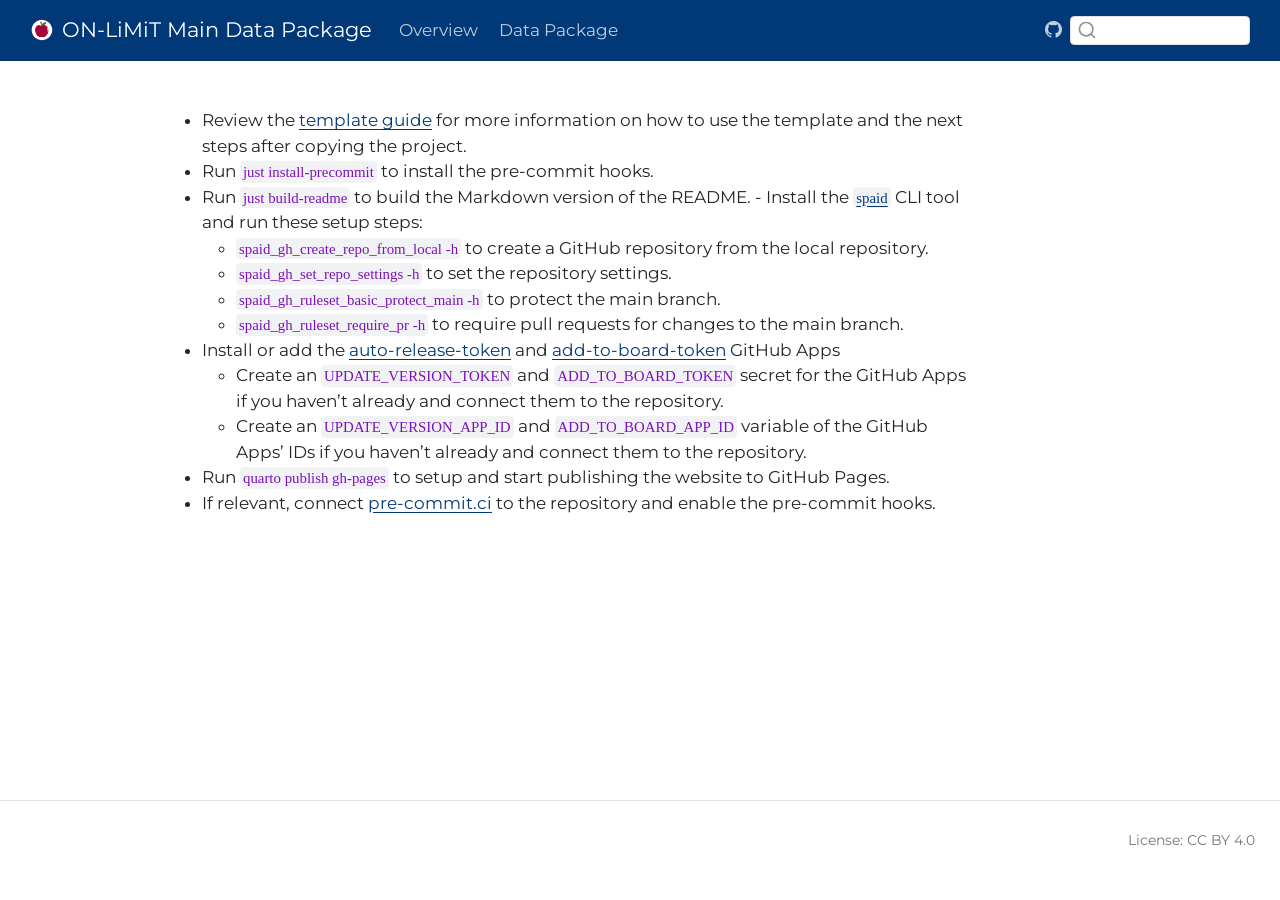
<file: TODO.html>
<!DOCTYPE html>
<html xmlns="http://www.w3.org/1999/xhtml" lang="en" xml:lang="en"><head>

<meta charset="utf-8">
<meta name="generator" content="quarto-1.9.38">

<meta name="viewport" content="width=device-width, initial-scale=1.0, user-scalable=yes">


<title>todo – ON-LiMiT Main Data Package</title>
<style>
/* Default styles provided by pandoc.
** See https://pandoc.org/MANUAL.html#variables-for-html for config info.
*/
code{white-space: pre-wrap;}
span.smallcaps{font-variant: small-caps;}
div.columns{display: flex; gap: min(4vw, 1.5em);}
div.column{flex: auto; overflow-x: auto;}
div.hanging-indent{margin-left: 1.5em; text-indent: -1.5em;}
ul.task-list{list-style: none;}
ul.task-list li input[type="checkbox"] {
  width: 0.8em;
  margin: 0 0.8em 0.2em -1em; /* quarto-specific, see https://github.com/quarto-dev/quarto-cli/issues/4556 */ 
  vertical-align: middle;
}
</style>


<script src="site_libs/quarto-nav/quarto-nav.js"></script>
<script src="site_libs/clipboard/clipboard.min.js"></script>
<script src="site_libs/quarto-search/autocomplete.umd.js"></script>
<script src="site_libs/quarto-search/fuse.min.js"></script>
<script src="site_libs/quarto-search/quarto-search.js"></script>
<meta name="quarto:offset" content="./">
<link href="site_libs/quarto-contrib/quarto-project/onlimit-study/onlimit-theme/favicon/favicon.ico" rel="icon">
<script src="site_libs/quarto-html/quarto.js" type="module"></script>
<script src="site_libs/quarto-html/tabsets/tabsets.js" type="module"></script>
<script src="site_libs/quarto-html/popper.min.js"></script>
<script src="site_libs/quarto-html/tippy.umd.min.js"></script>
<script src="site_libs/quarto-html/anchor.min.js"></script>
<link href="site_libs/quarto-html/tippy.css" rel="stylesheet">
<link href="site_libs/quarto-html/quarto-syntax-highlighting-b2decb1deadbaa156a00df29d0031ec9.css" rel="stylesheet" class="quarto-color-scheme" id="quarto-text-highlighting-styles">
<link href="site_libs/quarto-html/quarto-syntax-highlighting-dark-65f4313a2293a1db25a196f505ddfda3.css" rel="stylesheet" class="quarto-color-scheme quarto-color-alternate" id="quarto-text-highlighting-styles">
<link href="site_libs/quarto-html/quarto-syntax-highlighting-b2decb1deadbaa156a00df29d0031ec9.css" rel="stylesheet" class="quarto-color-scheme-extra" id="quarto-text-highlighting-styles">
<script src="site_libs/bootstrap/bootstrap.min.js"></script>
<link href="site_libs/bootstrap/bootstrap-icons.css" rel="stylesheet">
<link href="site_libs/bootstrap/bootstrap-6d0be462c07dd24f0e6cbe1b8a81596a.min.css" rel="stylesheet" append-hash="true" class="quarto-color-scheme" id="quarto-bootstrap" data-mode="light">
<link href="site_libs/bootstrap/bootstrap-dark-6d0be462c07dd24f0e6cbe1b8a81596a.min.css" rel="stylesheet" append-hash="true" class="quarto-color-scheme quarto-color-alternate" id="quarto-bootstrap" data-mode="light">
<link href="site_libs/bootstrap/bootstrap-6d0be462c07dd24f0e6cbe1b8a81596a.min.css" rel="stylesheet" append-hash="true" class="quarto-color-scheme-extra" id="quarto-bootstrap" data-mode="light">
<script id="quarto-search-options" type="application/json">{
  "location": "navbar",
  "copy-button": false,
  "collapse-after": 3,
  "panel-placement": "end",
  "type": "textbox",
  "limit": 50,
  "keyboard-shortcut": [
    "f",
    "/",
    "s"
  ],
  "language": {
    "search-no-results-text": "No results",
    "search-matching-documents-text": "matching documents",
    "search-copy-link-title": "Copy link to search",
    "search-hide-matches-text": "Hide additional matches",
    "search-more-match-text": "more match in this document",
    "search-more-matches-text": "more matches in this document",
    "search-clear-button-title": "Clear",
    "search-text-placeholder": "",
    "search-detached-cancel-button-title": "Cancel",
    "search-submit-button-title": "Submit",
    "search-label": "Search"
  }
}</script>


</head>

<body class="nav-fixed quarto-light">

<div id="quarto-search-results"></div>
  <header id="quarto-header" class="headroom fixed-top">
    <nav class="navbar navbar-expand-lg " data-bs-theme="dark">
      <div class="navbar-container container-fluid">
      <div class="navbar-brand-container mx-auto">
    <a href="./index.html" class="navbar-brand navbar-brand-logo">
    <img src="site_libs/quarto-contrib/quarto-project/onlimit-study/onlimit-theme/images/onlimit-apple.png" alt="ON LiMiT logo" class="navbar-logo light-content">
    <img src="site_libs/quarto-contrib/quarto-project/onlimit-study/onlimit-theme/images/onlimit-apple.png" alt="ON LiMiT logo" class="navbar-logo dark-content">
    </a>
    <a class="navbar-brand" href="./index.html">
    <span class="navbar-title">ON-LiMiT Main Data Package</span>
    </a>
  </div>
            <div id="quarto-search" class="" title="Search"></div>
          <button class="navbar-toggler" type="button" data-bs-toggle="collapse" data-bs-target="#navbarCollapse" aria-controls="navbarCollapse" role="menu" aria-expanded="false" aria-label="Toggle navigation" onclick="if (window.quartoToggleHeadroom) { window.quartoToggleHeadroom(); }">
  <span class="navbar-toggler-icon"></span>
</button>
          <div class="collapse navbar-collapse" id="navbarCollapse">
            <ul class="navbar-nav navbar-nav-scroll me-auto">
  <li class="nav-item">
    <a class="nav-link" href="./index.html"> 
<span class="menu-text">Overview</span></a>
  </li>  
  <li class="nav-item">
    <a class="nav-link" href="./docs/metadata/index.qmd"> 
<span class="menu-text">Data Package</span></a>
  </li>  
</ul>
          </div> <!-- /navcollapse -->
            <div class="quarto-navbar-tools">
    <a href="https://github.com/onlimit-study/main-data" title="" class="quarto-navigation-tool px-1" aria-label="GitHub icon: Source repository"><i class="bi bi-github"></i></a>
</div>
      </div> <!-- /container-fluid -->
    </nav>
</header>
<!-- content -->
<div id="quarto-content" class="quarto-container page-columns page-rows-contents page-layout-article page-navbar">
<!-- sidebar -->
<!-- margin-sidebar -->
    <div id="quarto-margin-sidebar" class="sidebar margin-sidebar zindex-bottom">
        
    </div>
<!-- main -->
<main class="content" id="quarto-document-content"><header id="title-block-header" class="quarto-title-block"></header>




<ul>
<li>Review the <a href="https://template-data-package.seedcase-project.org/docs/guide/">template guide</a> for more information on how to use the template and the next steps after copying the project.</li>
<li>Run <code>just install-precommit</code> to install the pre-commit hooks.</li>
<li>Run <code>just build-readme</code> to build the Markdown version of the README. - Install the <a href="https://github.com/seedcase-project/spaid"><code>spaid</code></a> CLI tool and run these setup steps:
<ul>
<li><code>spaid_gh_create_repo_from_local -h</code> to create a GitHub repository from the local repository.</li>
<li><code>spaid_gh_set_repo_settings -h</code> to set the repository settings.</li>
<li><code>spaid_gh_ruleset_basic_protect_main -h</code> to protect the main branch.</li>
<li><code>spaid_gh_ruleset_require_pr -h</code> to require pull requests for changes to the main branch.</li>
</ul></li>
<li>Install or add the <a href="https://github.com/apps/auto-release-token">auto-release-token</a> and <a href="https://github.com/apps/add-to-board-token">add-to-board-token</a> GitHub Apps
<ul>
<li>Create an <code>UPDATE_VERSION_TOKEN</code> and <code>ADD_TO_BOARD_TOKEN</code> secret for the GitHub Apps if you haven’t already and connect them to the repository.</li>
<li>Create an <code>UPDATE_VERSION_APP_ID</code> and <code>ADD_TO_BOARD_APP_ID</code> variable of the GitHub Apps’ IDs if you haven’t already and connect them to the repository.</li>
</ul></li>
<li>Run <code>quarto publish gh-pages</code> to setup and start publishing the website to GitHub Pages.</li>
<li>If relevant, connect <a href="https://pre-commit.ci/">pre-commit.ci</a> to the repository and enable the pre-commit hooks.</li>
</ul>



</main> <!-- /main -->
<script id="quarto-html-after-body" type="application/javascript">
  window.document.addEventListener("DOMContentLoaded", function (event) {
    const icon = "";
    const anchorJS = new window.AnchorJS();
    anchorJS.options = {
      placement: 'right',
      icon: icon
    };
    anchorJS.add('.anchored');
    const isCodeAnnotation = (el) => {
      for (const clz of el.classList) {
        if (clz.startsWith('code-annotation-')) {                     
          return true;
        }
      }
      return false;
    }
    const onCopySuccess = function(e) {
      // button target
      const button = e.trigger;
      // don't keep focus
      button.blur();
      // flash "checked"
      button.classList.add('code-copy-button-checked');
      var currentTitle = button.getAttribute("title");
      button.setAttribute("title", "Copied!");
      let tooltip;
      if (window.bootstrap) {
        button.setAttribute("data-bs-toggle", "tooltip");
        button.setAttribute("data-bs-placement", "left");
        button.setAttribute("data-bs-title", "Copied!");
        tooltip = new bootstrap.Tooltip(button, 
          { trigger: "manual", 
            customClass: "code-copy-button-tooltip",
            offset: [0, -8]});
        tooltip.show();    
      }
      setTimeout(function() {
        if (tooltip) {
          tooltip.hide();
          button.removeAttribute("data-bs-title");
          button.removeAttribute("data-bs-toggle");
          button.removeAttribute("data-bs-placement");
        }
        button.setAttribute("title", currentTitle);
        button.classList.remove('code-copy-button-checked');
      }, 1000);
      // clear code selection
      e.clearSelection();
    }
    const getTextToCopy = function(trigger) {
      const outerScaffold = trigger.parentElement.cloneNode(true);
      const codeEl = outerScaffold.querySelector('code');
      for (const childEl of codeEl.children) {
        if (isCodeAnnotation(childEl)) {
          childEl.remove();
        }
      }
      return codeEl.innerText;
    }
    const clipboard = new window.ClipboardJS('.code-copy-button:not([data-in-quarto-modal])', {
      text: getTextToCopy
    });
    clipboard.on('success', onCopySuccess);
    if (window.document.getElementById('quarto-embedded-source-code-modal')) {
      const clipboardModal = new window.ClipboardJS('.code-copy-button[data-in-quarto-modal]', {
        text: getTextToCopy,
        container: window.document.getElementById('quarto-embedded-source-code-modal')
      });
      clipboardModal.on('success', onCopySuccess);
    }
      var localhostRegex = new RegExp(/^(?:http|https):\/\/localhost\:?[0-9]*\//);
      var mailtoRegex = new RegExp(/^mailto:/);
        var filterRegex = new RegExp("https:\/\/onlimit-study\.github\.io\/main-data");
      var isInternal = (href) => {
          return filterRegex.test(href) || localhostRegex.test(href) || mailtoRegex.test(href);
      }
      // Inspect non-navigation links and adorn them if external
     var links = window.document.querySelectorAll('a[href]:not(.nav-link):not(.navbar-brand):not(.toc-action):not(.sidebar-link):not(.sidebar-item-toggle):not(.pagination-link):not(.no-external):not([aria-hidden]):not(.dropdown-item):not(.quarto-navigation-tool):not(.about-link)');
      for (var i=0; i<links.length; i++) {
        const link = links[i];
        if (!isInternal(link.href)) {
          // undo the damage that might have been done by quarto-nav.js in the case of
          // links that we want to consider external
          if (link.dataset.originalHref !== undefined) {
            link.href = link.dataset.originalHref;
          }
        }
      }
    function tippyHover(el, contentFn, onTriggerFn, onUntriggerFn) {
      const config = {
        allowHTML: true,
        maxWidth: 500,
        delay: 100,
        arrow: false,
        appendTo: function(el) {
            return el.parentElement;
        },
        interactive: true,
        interactiveBorder: 10,
        theme: 'quarto',
        placement: 'bottom-start',
      };
      if (contentFn) {
        config.content = contentFn;
      }
      if (onTriggerFn) {
        config.onTrigger = onTriggerFn;
      }
      if (onUntriggerFn) {
        config.onUntrigger = onUntriggerFn;
      }
      window.tippy(el, config); 
    }
    const noterefs = window.document.querySelectorAll('a[role="doc-noteref"]');
    for (var i=0; i<noterefs.length; i++) {
      const ref = noterefs[i];
      tippyHover(ref, function() {
        // use id or data attribute instead here
        let href = ref.getAttribute('data-footnote-href') || ref.getAttribute('href');
        try { href = new URL(href).hash; } catch {}
        const id = href.replace(/^#\/?/, "");
        const note = window.document.getElementById(id);
        if (note) {
          return note.innerHTML;
        } else {
          return "";
        }
      });
    }
    const xrefs = window.document.querySelectorAll('a.quarto-xref');
    const processXRef = (id, note) => {
      // Strip column container classes
      const stripColumnClz = (el) => {
        el.classList.remove("page-full", "page-columns");
        if (el.children) {
          for (const child of el.children) {
            stripColumnClz(child);
          }
        }
      }
      stripColumnClz(note)
      if (id === null || id.startsWith('sec-')) {
        // Special case sections, only their first couple elements
        const container = document.createElement("div");
        if (note.children && note.children.length > 2) {
          container.appendChild(note.children[0].cloneNode(true));
          for (let i = 1; i < note.children.length; i++) {
            const child = note.children[i];
            if (child.tagName === "P" && child.innerText === "") {
              continue;
            } else {
              container.appendChild(child.cloneNode(true));
              break;
            }
          }
          if (window.Quarto?.typesetMath) {
            window.Quarto.typesetMath(container);
          }
          return container.innerHTML
        } else {
          if (window.Quarto?.typesetMath) {
            window.Quarto.typesetMath(note);
          }
          return note.innerHTML;
        }
      } else {
        // Remove any anchor links if they are present
        const anchorLink = note.querySelector('a.anchorjs-link');
        if (anchorLink) {
          anchorLink.remove();
        }
        if (window.Quarto?.typesetMath) {
          window.Quarto.typesetMath(note);
        }
        if (note.classList.contains("callout")) {
          return note.outerHTML;
        } else {
          return note.innerHTML;
        }
      }
    }
    for (var i=0; i<xrefs.length; i++) {
      const xref = xrefs[i];
      tippyHover(xref, undefined, function(instance) {
        instance.disable();
        let url = xref.getAttribute('href');
        let hash = undefined; 
        if (url.startsWith('#')) {
          hash = url;
        } else {
          try { hash = new URL(url).hash; } catch {}
        }
        if (hash) {
          const id = hash.replace(/^#\/?/, "");
          const note = window.document.getElementById(id);
          if (note !== null) {
            try {
              const html = processXRef(id, note.cloneNode(true));
              instance.setContent(html);
            } finally {
              instance.enable();
              instance.show();
            }
          } else {
            // See if we can fetch this
            fetch(url.split('#')[0])
            .then(res => res.text())
            .then(html => {
              const parser = new DOMParser();
              const htmlDoc = parser.parseFromString(html, "text/html");
              const note = htmlDoc.getElementById(id);
              if (note !== null) {
                const html = processXRef(id, note);
                instance.setContent(html);
              } 
            }).finally(() => {
              instance.enable();
              instance.show();
            });
          }
        } else {
          // See if we can fetch a full url (with no hash to target)
          // This is a special case and we should probably do some content thinning / targeting
          fetch(url)
          .then(res => res.text())
          .then(html => {
            const parser = new DOMParser();
            const htmlDoc = parser.parseFromString(html, "text/html");
            const note = htmlDoc.querySelector('main.content');
            if (note !== null) {
              // This should only happen for chapter cross references
              // (since there is no id in the URL)
              // remove the first header
              if (note.children.length > 0 && note.children[0].tagName === "HEADER") {
                note.children[0].remove();
              }
              const html = processXRef(null, note);
              instance.setContent(html);
            } 
          }).finally(() => {
            instance.enable();
            instance.show();
          });
        }
      }, function(instance) {
      });
    }
        let selectedAnnoteEl;
        const selectorForAnnotation = ( cell, annotation) => {
          let cellAttr = 'data-code-cell="' + cell + '"';
          let lineAttr = 'data-code-annotation="' +  annotation + '"';
          const selector = 'span[' + cellAttr + '][' + lineAttr + ']';
          return selector;
        }
        const selectCodeLines = (annoteEl) => {
          const doc = window.document;
          const targetCell = annoteEl.getAttribute("data-target-cell");
          const targetAnnotation = annoteEl.getAttribute("data-target-annotation");
          const annoteSpan = window.document.querySelector(selectorForAnnotation(targetCell, targetAnnotation));
          const lines = annoteSpan.getAttribute("data-code-lines").split(",");
          const lineIds = lines.map((line) => {
            return targetCell + "-" + line;
          })
          let top = null;
          let height = null;
          let parent = null;
          if (lineIds.length > 0) {
              //compute the position of the single el (top and bottom and make a div)
              const el = window.document.getElementById(lineIds[0]);
              top = el.offsetTop;
              height = el.offsetHeight;
              parent = el.parentElement.parentElement;
            if (lineIds.length > 1) {
              const lastEl = window.document.getElementById(lineIds[lineIds.length - 1]);
              const bottom = lastEl.offsetTop + lastEl.offsetHeight;
              height = bottom - top;
            }
            if (top !== null && height !== null && parent !== null) {
              // cook up a div (if necessary) and position it 
              let div = window.document.getElementById("code-annotation-line-highlight");
              if (div === null) {
                div = window.document.createElement("div");
                div.setAttribute("id", "code-annotation-line-highlight");
                div.style.position = 'absolute';
                parent.appendChild(div);
              }
              div.style.top = top - 2 + "px";
              div.style.height = height + 4 + "px";
              div.style.left = 0;
              let gutterDiv = window.document.getElementById("code-annotation-line-highlight-gutter");
              if (gutterDiv === null) {
                gutterDiv = window.document.createElement("div");
                gutterDiv.setAttribute("id", "code-annotation-line-highlight-gutter");
                gutterDiv.style.position = 'absolute';
                const codeCell = window.document.getElementById(targetCell);
                const gutter = codeCell.querySelector('.code-annotation-gutter');
                gutter.appendChild(gutterDiv);
              }
              gutterDiv.style.top = top - 2 + "px";
              gutterDiv.style.height = height + 4 + "px";
            }
            selectedAnnoteEl = annoteEl;
          }
        };
        const unselectCodeLines = () => {
          const elementsIds = ["code-annotation-line-highlight", "code-annotation-line-highlight-gutter"];
          elementsIds.forEach((elId) => {
            const div = window.document.getElementById(elId);
            if (div) {
              div.remove();
            }
          });
          selectedAnnoteEl = undefined;
        };
          // Handle positioning of the toggle
      window.addEventListener(
        "resize",
        throttle(() => {
          elRect = undefined;
          if (selectedAnnoteEl) {
            selectCodeLines(selectedAnnoteEl);
          }
        }, 10)
      );
      function throttle(fn, ms) {
      let throttle = false;
      let timer;
        return (...args) => {
          if(!throttle) { // first call gets through
              fn.apply(this, args);
              throttle = true;
          } else { // all the others get throttled
              if(timer) clearTimeout(timer); // cancel #2
              timer = setTimeout(() => {
                fn.apply(this, args);
                timer = throttle = false;
              }, ms);
          }
        };
      }
        // Attach click handler to the DT
        const annoteDls = window.document.querySelectorAll('dt[data-target-cell]');
        for (const annoteDlNode of annoteDls) {
          annoteDlNode.addEventListener('click', (event) => {
            const clickedEl = event.target;
            if (clickedEl !== selectedAnnoteEl) {
              unselectCodeLines();
              const activeEl = window.document.querySelector('dt[data-target-cell].code-annotation-active');
              if (activeEl) {
                activeEl.classList.remove('code-annotation-active');
              }
              selectCodeLines(clickedEl);
              clickedEl.classList.add('code-annotation-active');
            } else {
              // Unselect the line
              unselectCodeLines();
              clickedEl.classList.remove('code-annotation-active');
            }
          });
        }
    const findCites = (el) => {
      const parentEl = el.parentElement;
      if (parentEl) {
        const cites = parentEl.dataset.cites;
        if (cites) {
          return {
            el,
            cites: cites.split(' ')
          };
        } else {
          return findCites(el.parentElement)
        }
      } else {
        return undefined;
      }
    };
    var bibliorefs = window.document.querySelectorAll('a[role="doc-biblioref"]');
    for (var i=0; i<bibliorefs.length; i++) {
      const ref = bibliorefs[i];
      const citeInfo = findCites(ref);
      if (citeInfo) {
        tippyHover(citeInfo.el, function() {
          var popup = window.document.createElement('div');
          citeInfo.cites.forEach(function(cite) {
            var citeDiv = window.document.createElement('div');
            citeDiv.classList.add('hanging-indent');
            citeDiv.classList.add('csl-entry');
            var biblioDiv = window.document.getElementById('ref-' + cite);
            if (biblioDiv) {
              citeDiv.innerHTML = biblioDiv.innerHTML;
            }
            popup.appendChild(citeDiv);
          });
          return popup.innerHTML;
        });
      }
    }
  });
  </script>
</div> <!-- /content -->
<footer class="footer">
  <div class="nav-footer">
    <div class="nav-footer-left">
      &nbsp;
    </div>   
    <div class="nav-footer-center">
      &nbsp;
    </div>
    <div class="nav-footer-right">
      <ul class="footer-items list-unstyled">
    <li class="nav-item">
    <a class="nav-link" href="https://creativecommons.org/licenses/by/4.0/">
<p>License: CC BY 4.0</p>
</a>
  </li>  
</ul>
    </div>
  </div>
</footer>




</body></html>
</file>
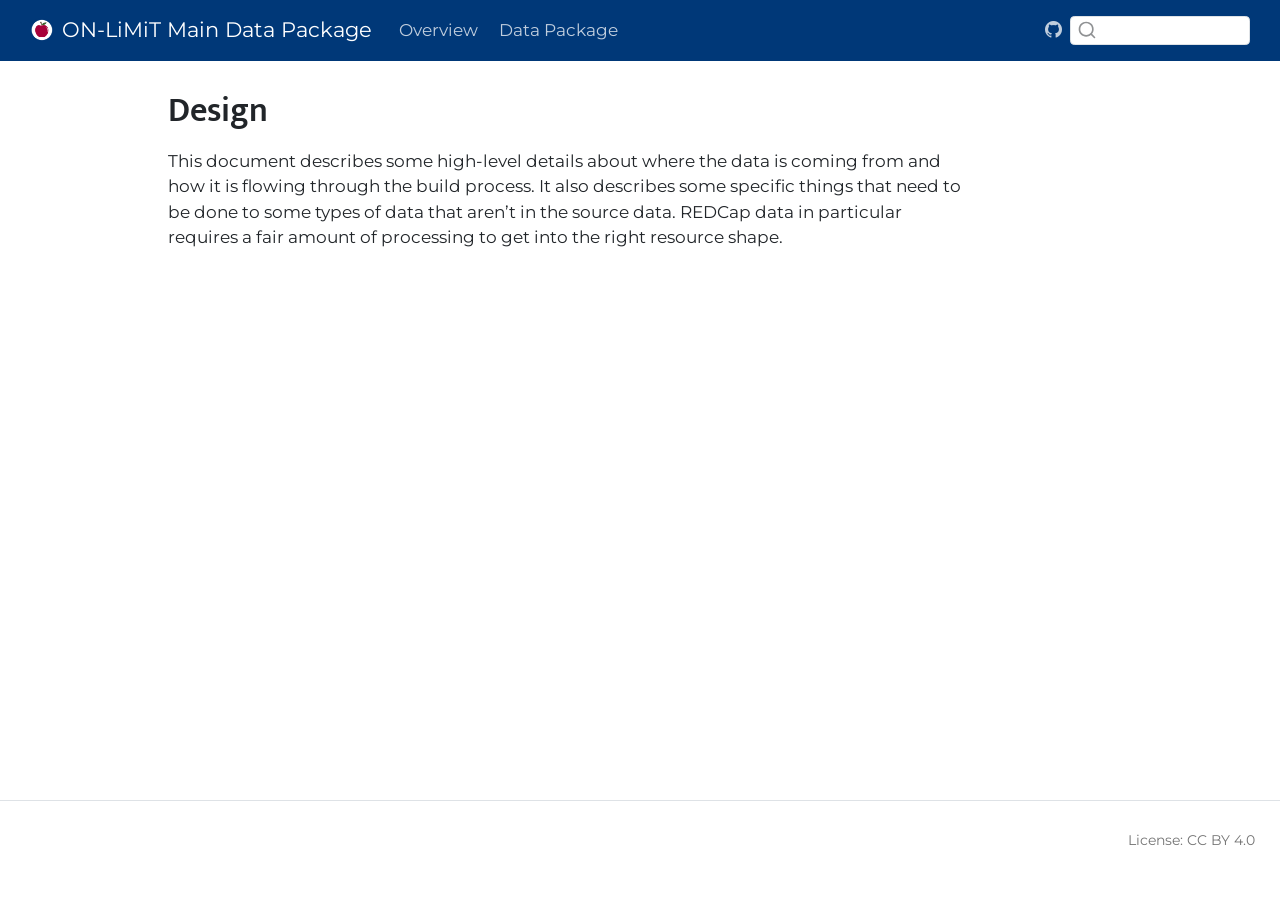
<file: docs/design.html>
<!DOCTYPE html>
<html xmlns="http://www.w3.org/1999/xhtml" lang="en" xml:lang="en"><head>

<meta charset="utf-8">
<meta name="generator" content="quarto-1.9.38">

<meta name="viewport" content="width=device-width, initial-scale=1.0, user-scalable=yes">


<title>Design – ON-LiMiT Main Data Package</title>
<style>
/* Default styles provided by pandoc.
** See https://pandoc.org/MANUAL.html#variables-for-html for config info.
*/
code{white-space: pre-wrap;}
span.smallcaps{font-variant: small-caps;}
div.columns{display: flex; gap: min(4vw, 1.5em);}
div.column{flex: auto; overflow-x: auto;}
div.hanging-indent{margin-left: 1.5em; text-indent: -1.5em;}
ul.task-list{list-style: none;}
ul.task-list li input[type="checkbox"] {
  width: 0.8em;
  margin: 0 0.8em 0.2em -1em; /* quarto-specific, see https://github.com/quarto-dev/quarto-cli/issues/4556 */ 
  vertical-align: middle;
}
</style>


<script src="../site_libs/quarto-nav/quarto-nav.js"></script>
<script src="../site_libs/clipboard/clipboard.min.js"></script>
<script src="../site_libs/quarto-search/autocomplete.umd.js"></script>
<script src="../site_libs/quarto-search/fuse.min.js"></script>
<script src="../site_libs/quarto-search/quarto-search.js"></script>
<meta name="quarto:offset" content="../">
<link href="../site_libs/quarto-contrib/quarto-project/onlimit-study/onlimit-theme/favicon/favicon.ico" rel="icon">
<script src="../site_libs/quarto-html/quarto.js" type="module"></script>
<script src="../site_libs/quarto-html/tabsets/tabsets.js" type="module"></script>
<script src="../site_libs/quarto-html/popper.min.js"></script>
<script src="../site_libs/quarto-html/tippy.umd.min.js"></script>
<script src="../site_libs/quarto-html/anchor.min.js"></script>
<link href="../site_libs/quarto-html/tippy.css" rel="stylesheet">
<link href="../site_libs/quarto-html/quarto-syntax-highlighting-b2decb1deadbaa156a00df29d0031ec9.css" rel="stylesheet" class="quarto-color-scheme" id="quarto-text-highlighting-styles">
<link href="../site_libs/quarto-html/quarto-syntax-highlighting-dark-65f4313a2293a1db25a196f505ddfda3.css" rel="stylesheet" class="quarto-color-scheme quarto-color-alternate" id="quarto-text-highlighting-styles">
<link href="../site_libs/quarto-html/quarto-syntax-highlighting-b2decb1deadbaa156a00df29d0031ec9.css" rel="stylesheet" class="quarto-color-scheme-extra" id="quarto-text-highlighting-styles">
<script src="../site_libs/bootstrap/bootstrap.min.js"></script>
<link href="../site_libs/bootstrap/bootstrap-icons.css" rel="stylesheet">
<link href="../site_libs/bootstrap/bootstrap-6d0be462c07dd24f0e6cbe1b8a81596a.min.css" rel="stylesheet" append-hash="true" class="quarto-color-scheme" id="quarto-bootstrap" data-mode="light">
<link href="../site_libs/bootstrap/bootstrap-dark-6d0be462c07dd24f0e6cbe1b8a81596a.min.css" rel="stylesheet" append-hash="true" class="quarto-color-scheme quarto-color-alternate" id="quarto-bootstrap" data-mode="light">
<link href="../site_libs/bootstrap/bootstrap-6d0be462c07dd24f0e6cbe1b8a81596a.min.css" rel="stylesheet" append-hash="true" class="quarto-color-scheme-extra" id="quarto-bootstrap" data-mode="light">
<script id="quarto-search-options" type="application/json">{
  "location": "navbar",
  "copy-button": false,
  "collapse-after": 3,
  "panel-placement": "end",
  "type": "textbox",
  "limit": 50,
  "keyboard-shortcut": [
    "f",
    "/",
    "s"
  ],
  "language": {
    "search-no-results-text": "No results",
    "search-matching-documents-text": "matching documents",
    "search-copy-link-title": "Copy link to search",
    "search-hide-matches-text": "Hide additional matches",
    "search-more-match-text": "more match in this document",
    "search-more-matches-text": "more matches in this document",
    "search-clear-button-title": "Clear",
    "search-text-placeholder": "",
    "search-detached-cancel-button-title": "Cancel",
    "search-submit-button-title": "Submit",
    "search-label": "Search"
  }
}</script>


</head>

<body class="nav-fixed quarto-light">

<div id="quarto-search-results"></div>
  <header id="quarto-header" class="headroom fixed-top">
    <nav class="navbar navbar-expand-lg " data-bs-theme="dark">
      <div class="navbar-container container-fluid">
      <div class="navbar-brand-container mx-auto">
    <a href="../index.html" class="navbar-brand navbar-brand-logo">
    <img src="../site_libs/quarto-contrib/quarto-project/onlimit-study/onlimit-theme/images/onlimit-apple.png" alt="ON LiMiT logo" class="navbar-logo light-content">
    <img src="../site_libs/quarto-contrib/quarto-project/onlimit-study/onlimit-theme/images/onlimit-apple.png" alt="ON LiMiT logo" class="navbar-logo dark-content">
    </a>
    <a class="navbar-brand" href="../index.html">
    <span class="navbar-title">ON-LiMiT Main Data Package</span>
    </a>
  </div>
            <div id="quarto-search" class="" title="Search"></div>
          <button class="navbar-toggler" type="button" data-bs-toggle="collapse" data-bs-target="#navbarCollapse" aria-controls="navbarCollapse" role="menu" aria-expanded="false" aria-label="Toggle navigation" onclick="if (window.quartoToggleHeadroom) { window.quartoToggleHeadroom(); }">
  <span class="navbar-toggler-icon"></span>
</button>
          <div class="collapse navbar-collapse" id="navbarCollapse">
            <ul class="navbar-nav navbar-nav-scroll me-auto">
  <li class="nav-item">
    <a class="nav-link" href="../index.html"> 
<span class="menu-text">Overview</span></a>
  </li>  
  <li class="nav-item">
    <a class="nav-link" href="../docs/metadata/index.qmd"> 
<span class="menu-text">Data Package</span></a>
  </li>  
</ul>
          </div> <!-- /navcollapse -->
            <div class="quarto-navbar-tools">
    <a href="https://github.com/onlimit-study/main-data" title="" class="quarto-navigation-tool px-1" aria-label="GitHub icon: Source repository"><i class="bi bi-github"></i></a>
</div>
      </div> <!-- /container-fluid -->
    </nav>
</header>
<!-- content -->
<div id="quarto-content" class="quarto-container page-columns page-rows-contents page-layout-article page-navbar">
<!-- sidebar -->
<!-- margin-sidebar -->
    <div id="quarto-margin-sidebar" class="sidebar margin-sidebar zindex-bottom">
        
    </div>
<!-- main -->
<main class="content" id="quarto-document-content">

<header id="title-block-header" class="quarto-title-block default">
<div class="quarto-title">
<h1 class="title">Design</h1>
</div>



<div class="quarto-title-meta">

    
  
    
  </div>
  


</header>


<p>This document describes some high-level details about where the data is coming from and how it is flowing through the build process. It also describes some specific things that need to be done to some types of data that aren’t in the source data. REDCap data in particular requires a fair amount of processing to get into the right resource shape.</p>



</main> <!-- /main -->
<script id="quarto-html-after-body" type="application/javascript">
  window.document.addEventListener("DOMContentLoaded", function (event) {
    const icon = "";
    const anchorJS = new window.AnchorJS();
    anchorJS.options = {
      placement: 'right',
      icon: icon
    };
    anchorJS.add('.anchored');
    const isCodeAnnotation = (el) => {
      for (const clz of el.classList) {
        if (clz.startsWith('code-annotation-')) {                     
          return true;
        }
      }
      return false;
    }
    const onCopySuccess = function(e) {
      // button target
      const button = e.trigger;
      // don't keep focus
      button.blur();
      // flash "checked"
      button.classList.add('code-copy-button-checked');
      var currentTitle = button.getAttribute("title");
      button.setAttribute("title", "Copied!");
      let tooltip;
      if (window.bootstrap) {
        button.setAttribute("data-bs-toggle", "tooltip");
        button.setAttribute("data-bs-placement", "left");
        button.setAttribute("data-bs-title", "Copied!");
        tooltip = new bootstrap.Tooltip(button, 
          { trigger: "manual", 
            customClass: "code-copy-button-tooltip",
            offset: [0, -8]});
        tooltip.show();    
      }
      setTimeout(function() {
        if (tooltip) {
          tooltip.hide();
          button.removeAttribute("data-bs-title");
          button.removeAttribute("data-bs-toggle");
          button.removeAttribute("data-bs-placement");
        }
        button.setAttribute("title", currentTitle);
        button.classList.remove('code-copy-button-checked');
      }, 1000);
      // clear code selection
      e.clearSelection();
    }
    const getTextToCopy = function(trigger) {
      const outerScaffold = trigger.parentElement.cloneNode(true);
      const codeEl = outerScaffold.querySelector('code');
      for (const childEl of codeEl.children) {
        if (isCodeAnnotation(childEl)) {
          childEl.remove();
        }
      }
      return codeEl.innerText;
    }
    const clipboard = new window.ClipboardJS('.code-copy-button:not([data-in-quarto-modal])', {
      text: getTextToCopy
    });
    clipboard.on('success', onCopySuccess);
    if (window.document.getElementById('quarto-embedded-source-code-modal')) {
      const clipboardModal = new window.ClipboardJS('.code-copy-button[data-in-quarto-modal]', {
        text: getTextToCopy,
        container: window.document.getElementById('quarto-embedded-source-code-modal')
      });
      clipboardModal.on('success', onCopySuccess);
    }
      var localhostRegex = new RegExp(/^(?:http|https):\/\/localhost\:?[0-9]*\//);
      var mailtoRegex = new RegExp(/^mailto:/);
        var filterRegex = new RegExp("https:\/\/onlimit-study\.github\.io\/main-data");
      var isInternal = (href) => {
          return filterRegex.test(href) || localhostRegex.test(href) || mailtoRegex.test(href);
      }
      // Inspect non-navigation links and adorn them if external
     var links = window.document.querySelectorAll('a[href]:not(.nav-link):not(.navbar-brand):not(.toc-action):not(.sidebar-link):not(.sidebar-item-toggle):not(.pagination-link):not(.no-external):not([aria-hidden]):not(.dropdown-item):not(.quarto-navigation-tool):not(.about-link)');
      for (var i=0; i<links.length; i++) {
        const link = links[i];
        if (!isInternal(link.href)) {
          // undo the damage that might have been done by quarto-nav.js in the case of
          // links that we want to consider external
          if (link.dataset.originalHref !== undefined) {
            link.href = link.dataset.originalHref;
          }
        }
      }
    function tippyHover(el, contentFn, onTriggerFn, onUntriggerFn) {
      const config = {
        allowHTML: true,
        maxWidth: 500,
        delay: 100,
        arrow: false,
        appendTo: function(el) {
            return el.parentElement;
        },
        interactive: true,
        interactiveBorder: 10,
        theme: 'quarto',
        placement: 'bottom-start',
      };
      if (contentFn) {
        config.content = contentFn;
      }
      if (onTriggerFn) {
        config.onTrigger = onTriggerFn;
      }
      if (onUntriggerFn) {
        config.onUntrigger = onUntriggerFn;
      }
      window.tippy(el, config); 
    }
    const noterefs = window.document.querySelectorAll('a[role="doc-noteref"]');
    for (var i=0; i<noterefs.length; i++) {
      const ref = noterefs[i];
      tippyHover(ref, function() {
        // use id or data attribute instead here
        let href = ref.getAttribute('data-footnote-href') || ref.getAttribute('href');
        try { href = new URL(href).hash; } catch {}
        const id = href.replace(/^#\/?/, "");
        const note = window.document.getElementById(id);
        if (note) {
          return note.innerHTML;
        } else {
          return "";
        }
      });
    }
    const xrefs = window.document.querySelectorAll('a.quarto-xref');
    const processXRef = (id, note) => {
      // Strip column container classes
      const stripColumnClz = (el) => {
        el.classList.remove("page-full", "page-columns");
        if (el.children) {
          for (const child of el.children) {
            stripColumnClz(child);
          }
        }
      }
      stripColumnClz(note)
      if (id === null || id.startsWith('sec-')) {
        // Special case sections, only their first couple elements
        const container = document.createElement("div");
        if (note.children && note.children.length > 2) {
          container.appendChild(note.children[0].cloneNode(true));
          for (let i = 1; i < note.children.length; i++) {
            const child = note.children[i];
            if (child.tagName === "P" && child.innerText === "") {
              continue;
            } else {
              container.appendChild(child.cloneNode(true));
              break;
            }
          }
          if (window.Quarto?.typesetMath) {
            window.Quarto.typesetMath(container);
          }
          return container.innerHTML
        } else {
          if (window.Quarto?.typesetMath) {
            window.Quarto.typesetMath(note);
          }
          return note.innerHTML;
        }
      } else {
        // Remove any anchor links if they are present
        const anchorLink = note.querySelector('a.anchorjs-link');
        if (anchorLink) {
          anchorLink.remove();
        }
        if (window.Quarto?.typesetMath) {
          window.Quarto.typesetMath(note);
        }
        if (note.classList.contains("callout")) {
          return note.outerHTML;
        } else {
          return note.innerHTML;
        }
      }
    }
    for (var i=0; i<xrefs.length; i++) {
      const xref = xrefs[i];
      tippyHover(xref, undefined, function(instance) {
        instance.disable();
        let url = xref.getAttribute('href');
        let hash = undefined; 
        if (url.startsWith('#')) {
          hash = url;
        } else {
          try { hash = new URL(url).hash; } catch {}
        }
        if (hash) {
          const id = hash.replace(/^#\/?/, "");
          const note = window.document.getElementById(id);
          if (note !== null) {
            try {
              const html = processXRef(id, note.cloneNode(true));
              instance.setContent(html);
            } finally {
              instance.enable();
              instance.show();
            }
          } else {
            // See if we can fetch this
            fetch(url.split('#')[0])
            .then(res => res.text())
            .then(html => {
              const parser = new DOMParser();
              const htmlDoc = parser.parseFromString(html, "text/html");
              const note = htmlDoc.getElementById(id);
              if (note !== null) {
                const html = processXRef(id, note);
                instance.setContent(html);
              } 
            }).finally(() => {
              instance.enable();
              instance.show();
            });
          }
        } else {
          // See if we can fetch a full url (with no hash to target)
          // This is a special case and we should probably do some content thinning / targeting
          fetch(url)
          .then(res => res.text())
          .then(html => {
            const parser = new DOMParser();
            const htmlDoc = parser.parseFromString(html, "text/html");
            const note = htmlDoc.querySelector('main.content');
            if (note !== null) {
              // This should only happen for chapter cross references
              // (since there is no id in the URL)
              // remove the first header
              if (note.children.length > 0 && note.children[0].tagName === "HEADER") {
                note.children[0].remove();
              }
              const html = processXRef(null, note);
              instance.setContent(html);
            } 
          }).finally(() => {
            instance.enable();
            instance.show();
          });
        }
      }, function(instance) {
      });
    }
        let selectedAnnoteEl;
        const selectorForAnnotation = ( cell, annotation) => {
          let cellAttr = 'data-code-cell="' + cell + '"';
          let lineAttr = 'data-code-annotation="' +  annotation + '"';
          const selector = 'span[' + cellAttr + '][' + lineAttr + ']';
          return selector;
        }
        const selectCodeLines = (annoteEl) => {
          const doc = window.document;
          const targetCell = annoteEl.getAttribute("data-target-cell");
          const targetAnnotation = annoteEl.getAttribute("data-target-annotation");
          const annoteSpan = window.document.querySelector(selectorForAnnotation(targetCell, targetAnnotation));
          const lines = annoteSpan.getAttribute("data-code-lines").split(",");
          const lineIds = lines.map((line) => {
            return targetCell + "-" + line;
          })
          let top = null;
          let height = null;
          let parent = null;
          if (lineIds.length > 0) {
              //compute the position of the single el (top and bottom and make a div)
              const el = window.document.getElementById(lineIds[0]);
              top = el.offsetTop;
              height = el.offsetHeight;
              parent = el.parentElement.parentElement;
            if (lineIds.length > 1) {
              const lastEl = window.document.getElementById(lineIds[lineIds.length - 1]);
              const bottom = lastEl.offsetTop + lastEl.offsetHeight;
              height = bottom - top;
            }
            if (top !== null && height !== null && parent !== null) {
              // cook up a div (if necessary) and position it 
              let div = window.document.getElementById("code-annotation-line-highlight");
              if (div === null) {
                div = window.document.createElement("div");
                div.setAttribute("id", "code-annotation-line-highlight");
                div.style.position = 'absolute';
                parent.appendChild(div);
              }
              div.style.top = top - 2 + "px";
              div.style.height = height + 4 + "px";
              div.style.left = 0;
              let gutterDiv = window.document.getElementById("code-annotation-line-highlight-gutter");
              if (gutterDiv === null) {
                gutterDiv = window.document.createElement("div");
                gutterDiv.setAttribute("id", "code-annotation-line-highlight-gutter");
                gutterDiv.style.position = 'absolute';
                const codeCell = window.document.getElementById(targetCell);
                const gutter = codeCell.querySelector('.code-annotation-gutter');
                gutter.appendChild(gutterDiv);
              }
              gutterDiv.style.top = top - 2 + "px";
              gutterDiv.style.height = height + 4 + "px";
            }
            selectedAnnoteEl = annoteEl;
          }
        };
        const unselectCodeLines = () => {
          const elementsIds = ["code-annotation-line-highlight", "code-annotation-line-highlight-gutter"];
          elementsIds.forEach((elId) => {
            const div = window.document.getElementById(elId);
            if (div) {
              div.remove();
            }
          });
          selectedAnnoteEl = undefined;
        };
          // Handle positioning of the toggle
      window.addEventListener(
        "resize",
        throttle(() => {
          elRect = undefined;
          if (selectedAnnoteEl) {
            selectCodeLines(selectedAnnoteEl);
          }
        }, 10)
      );
      function throttle(fn, ms) {
      let throttle = false;
      let timer;
        return (...args) => {
          if(!throttle) { // first call gets through
              fn.apply(this, args);
              throttle = true;
          } else { // all the others get throttled
              if(timer) clearTimeout(timer); // cancel #2
              timer = setTimeout(() => {
                fn.apply(this, args);
                timer = throttle = false;
              }, ms);
          }
        };
      }
        // Attach click handler to the DT
        const annoteDls = window.document.querySelectorAll('dt[data-target-cell]');
        for (const annoteDlNode of annoteDls) {
          annoteDlNode.addEventListener('click', (event) => {
            const clickedEl = event.target;
            if (clickedEl !== selectedAnnoteEl) {
              unselectCodeLines();
              const activeEl = window.document.querySelector('dt[data-target-cell].code-annotation-active');
              if (activeEl) {
                activeEl.classList.remove('code-annotation-active');
              }
              selectCodeLines(clickedEl);
              clickedEl.classList.add('code-annotation-active');
            } else {
              // Unselect the line
              unselectCodeLines();
              clickedEl.classList.remove('code-annotation-active');
            }
          });
        }
    const findCites = (el) => {
      const parentEl = el.parentElement;
      if (parentEl) {
        const cites = parentEl.dataset.cites;
        if (cites) {
          return {
            el,
            cites: cites.split(' ')
          };
        } else {
          return findCites(el.parentElement)
        }
      } else {
        return undefined;
      }
    };
    var bibliorefs = window.document.querySelectorAll('a[role="doc-biblioref"]');
    for (var i=0; i<bibliorefs.length; i++) {
      const ref = bibliorefs[i];
      const citeInfo = findCites(ref);
      if (citeInfo) {
        tippyHover(citeInfo.el, function() {
          var popup = window.document.createElement('div');
          citeInfo.cites.forEach(function(cite) {
            var citeDiv = window.document.createElement('div');
            citeDiv.classList.add('hanging-indent');
            citeDiv.classList.add('csl-entry');
            var biblioDiv = window.document.getElementById('ref-' + cite);
            if (biblioDiv) {
              citeDiv.innerHTML = biblioDiv.innerHTML;
            }
            popup.appendChild(citeDiv);
          });
          return popup.innerHTML;
        });
      }
    }
  });
  </script>
</div> <!-- /content -->
<footer class="footer">
  <div class="nav-footer">
    <div class="nav-footer-left">
      &nbsp;
    </div>   
    <div class="nav-footer-center">
      &nbsp;
    </div>
    <div class="nav-footer-right">
      <ul class="footer-items list-unstyled">
    <li class="nav-item">
    <a class="nav-link" href="https://creativecommons.org/licenses/by/4.0/">
<p>License: CC BY 4.0</p>
</a>
  </li>  
</ul>
    </div>
  </div>
</footer>




</body></html>
</file>
<file: site_libs/quarto-html/tippy.css>
.tippy-box[data-animation=fade][data-state=hidden]{opacity:0}[data-tippy-root]{max-width:calc(100vw - 10px)}.tippy-box{position:relative;background-color:#333;color:#fff;border-radius:4px;font-size:14px;line-height:1.4;white-space:normal;outline:0;transition-property:transform,visibility,opacity}.tippy-box[data-placement^=top]>.tippy-arrow{bottom:0}.tippy-box[data-placement^=top]>.tippy-arrow:before{bottom:-7px;left:0;border-width:8px 8px 0;border-top-color:initial;transform-origin:center top}.tippy-box[data-placement^=bottom]>.tippy-arrow{top:0}.tippy-box[data-placement^=bottom]>.tippy-arrow:before{top:-7px;left:0;border-width:0 8px 8px;border-bottom-color:initial;transform-origin:center bottom}.tippy-box[data-placement^=left]>.tippy-arrow{right:0}.tippy-box[data-placement^=left]>.tippy-arrow:before{border-width:8px 0 8px 8px;border-left-color:initial;right:-7px;transform-origin:center left}.tippy-box[data-placement^=right]>.tippy-arrow{left:0}.tippy-box[data-placement^=right]>.tippy-arrow:before{left:-7px;border-width:8px 8px 8px 0;border-right-color:initial;transform-origin:center right}.tippy-box[data-inertia][data-state=visible]{transition-timing-function:cubic-bezier(.54,1.5,.38,1.11)}.tippy-arrow{width:16px;height:16px;color:#333}.tippy-arrow:before{content:"";position:absolute;border-color:transparent;border-style:solid}.tippy-content{position:relative;padding:5px 9px;z-index:1}
</file>
<file: site_libs/quarto-html/quarto-syntax-highlighting-b2decb1deadbaa156a00df29d0031ec9.css>
/* quarto syntax highlight colors */
:root {
  --quarto-hl-ot-color: #003B4F;
  --quarto-hl-at-color: #657422;
  --quarto-hl-ss-color: #20794D;
  --quarto-hl-an-color: #5E5E5E;
  --quarto-hl-fu-color: #4758AB;
  --quarto-hl-st-color: #20794D;
  --quarto-hl-cf-color: #003B4F;
  --quarto-hl-op-color: #5E5E5E;
  --quarto-hl-er-color: #AD0000;
  --quarto-hl-bn-color: #AD0000;
  --quarto-hl-al-color: #AD0000;
  --quarto-hl-va-color: #111111;
  --quarto-hl-bu-color: inherit;
  --quarto-hl-ex-color: inherit;
  --quarto-hl-pp-color: #AD0000;
  --quarto-hl-in-color: #5E5E5E;
  --quarto-hl-vs-color: #20794D;
  --quarto-hl-wa-color: #5E5E5E;
  --quarto-hl-do-color: #5E5E5E;
  --quarto-hl-im-color: #00769E;
  --quarto-hl-ch-color: #20794D;
  --quarto-hl-dt-color: #AD0000;
  --quarto-hl-fl-color: #AD0000;
  --quarto-hl-co-color: #5E5E5E;
  --quarto-hl-cv-color: #5E5E5E;
  --quarto-hl-cn-color: #8f5902;
  --quarto-hl-sc-color: #5E5E5E;
  --quarto-hl-dv-color: #AD0000;
  --quarto-hl-kw-color: #003B4F;
}

/* other quarto variables */
:root {
  --quarto-font-monospace: roboto mono;
}

/* syntax highlight based on Pandoc's rules */
pre > code.sourceCode > span {
  color: #003B4F;
}

code.sourceCode > span {
  color: #003B4F;
}

div.sourceCode,
div.sourceCode pre.sourceCode {
  color: #003B4F;
}

/* Normal */
code span {
  color: #003B4F;
}

/* Alert */
code span.al {
  color: #AD0000;
  font-style: inherit;
}

/* Annotation */
code span.an {
  color: #5E5E5E;
  font-style: inherit;
}

/* Attribute */
code span.at {
  color: #657422;
  font-style: inherit;
}

/* BaseN */
code span.bn {
  color: #AD0000;
  font-style: inherit;
}

/* BuiltIn */
code span.bu {
  font-style: inherit;
}

/* ControlFlow */
code span.cf {
  color: #003B4F;
  font-weight: bold;
  font-style: inherit;
}

/* Char */
code span.ch {
  color: #20794D;
  font-style: inherit;
}

/* Constant */
code span.cn {
  color: #8f5902;
  font-style: inherit;
}

/* Comment */
code span.co {
  color: #5E5E5E;
  font-style: inherit;
}

/* CommentVar */
code span.cv {
  color: #5E5E5E;
  font-style: italic;
}

/* Documentation */
code span.do {
  color: #5E5E5E;
  font-style: italic;
}

/* DataType */
code span.dt {
  color: #AD0000;
  font-style: inherit;
}

/* DecVal */
code span.dv {
  color: #AD0000;
  font-style: inherit;
}

/* Error */
code span.er {
  color: #AD0000;
  font-style: inherit;
}

/* Extension */
code span.ex {
  font-style: inherit;
}

/* Float */
code span.fl {
  color: #AD0000;
  font-style: inherit;
}

/* Function */
code span.fu {
  color: #4758AB;
  font-style: inherit;
}

/* Import */
code span.im {
  color: #00769E;
  font-style: inherit;
}

/* Information */
code span.in {
  color: #5E5E5E;
  font-style: inherit;
}

/* Keyword */
code span.kw {
  color: #003B4F;
  font-weight: bold;
  font-style: inherit;
}

/* Operator */
code span.op {
  color: #5E5E5E;
  font-style: inherit;
}

/* Other */
code span.ot {
  color: #003B4F;
  font-style: inherit;
}

/* Preprocessor */
code span.pp {
  color: #AD0000;
  font-style: inherit;
}

/* SpecialChar */
code span.sc {
  color: #5E5E5E;
  font-style: inherit;
}

/* SpecialString */
code span.ss {
  color: #20794D;
  font-style: inherit;
}

/* String */
code span.st {
  color: #20794D;
  font-style: inherit;
}

/* Variable */
code span.va {
  color: #111111;
  font-style: inherit;
}

/* VerbatimString */
code span.vs {
  color: #20794D;
  font-style: inherit;
}

/* Warning */
code span.wa {
  color: #5E5E5E;
  font-style: italic;
}

.prevent-inlining {
  content: "</";
}

/*# sourceMappingURL=d6786f53abd7d3bf7b494d3a75c9ff67.css.map */
</file>
<file: site_libs/quarto-html/quarto-syntax-highlighting-dark-65f4313a2293a1db25a196f505ddfda3.css>
/* quarto syntax highlight colors */
:root {
  --quarto-hl-al-color: #f07178;
  --quarto-hl-an-color: #d4d0ab;
  --quarto-hl-at-color: #00e0e0;
  --quarto-hl-bn-color: #d4d0ab;
  --quarto-hl-bu-color: #abe338;
  --quarto-hl-ch-color: #abe338;
  --quarto-hl-co-color: #f8f8f2;
  --quarto-hl-cv-color: #ffd700;
  --quarto-hl-cn-color: #ffd700;
  --quarto-hl-cf-color: #ffa07a;
  --quarto-hl-dt-color: #ffa07a;
  --quarto-hl-dv-color: #d4d0ab;
  --quarto-hl-do-color: #f8f8f2;
  --quarto-hl-er-color: #f07178;
  --quarto-hl-ex-color: #00e0e0;
  --quarto-hl-fl-color: #d4d0ab;
  --quarto-hl-fu-color: #ffa07a;
  --quarto-hl-im-color: #abe338;
  --quarto-hl-in-color: #d4d0ab;
  --quarto-hl-kw-color: #ffa07a;
  --quarto-hl-op-color: #ffa07a;
  --quarto-hl-ot-color: #00e0e0;
  --quarto-hl-pp-color: #dcc6e0;
  --quarto-hl-re-color: #00e0e0;
  --quarto-hl-sc-color: #abe338;
  --quarto-hl-ss-color: #abe338;
  --quarto-hl-st-color: #abe338;
  --quarto-hl-va-color: #00e0e0;
  --quarto-hl-vs-color: #abe338;
  --quarto-hl-wa-color: #dcc6e0;
}

/* other quarto variables */
:root {
  --quarto-font-monospace: roboto mono;
}

/* syntax highlight based on Pandoc's rules */
pre > code.sourceCode > span {
  color: #f8f8f2;
}

code.sourceCode > span {
  color: #f8f8f2;
}

div.sourceCode,
div.sourceCode pre.sourceCode {
  color: #f8f8f2;
}

/* Normal */
code span {
  color: #f8f8f2;
}

/* Alert */
code span.al {
  color: #f07178;
}

/* Annotation */
code span.an {
  color: #d4d0ab;
}

/* Attribute */
code span.at {
  color: #00e0e0;
}

/* BaseN */
code span.bn {
  color: #d4d0ab;
}

/* BuiltIn */
code span.bu {
  color: #abe338;
}

/* ControlFlow */
code span.cf {
  font-weight: bold;
  color: #ffa07a;
}

/* Char */
code span.ch {
  color: #abe338;
}

/* Constant */
code span.cn {
  color: #ffd700;
}

/* Comment */
code span.co {
  font-style: italic;
  color: #f8f8f2;
}

/* CommentVar */
code span.cv {
  color: #ffd700;
}

/* Documentation */
code span.do {
  color: #f8f8f2;
}

/* DataType */
code span.dt {
  color: #ffa07a;
}

/* DecVal */
code span.dv {
  color: #d4d0ab;
}

/* Error */
code span.er {
  color: #f07178;
  text-decoration: underline;
}

/* Extension */
code span.ex {
  font-weight: bold;
  color: #00e0e0;
}

/* Float */
code span.fl {
  color: #d4d0ab;
}

/* Function */
code span.fu {
  color: #ffa07a;
}

/* Import */
code span.im {
  color: #abe338;
}

/* Information */
code span.in {
  color: #d4d0ab;
}

/* Keyword */
code span.kw {
  font-weight: bold;
  color: #ffa07a;
}

/* Operator */
code span.op {
  color: #ffa07a;
}

/* Other */
code span.ot {
  color: #00e0e0;
}

/* Preprocessor */
code span.pp {
  color: #dcc6e0;
}

/* RegionMarker */
code span.re {
  background-color: #f8f8f2;
  color: #00e0e0;
}

/* SpecialChar */
code span.sc {
  color: #abe338;
}

/* SpecialString */
code span.ss {
  color: #abe338;
}

/* String */
code span.st {
  color: #abe338;
}

/* Variable */
code span.va {
  color: #00e0e0;
}

/* VerbatimString */
code span.vs {
  color: #abe338;
}

/* Warning */
code span.wa {
  color: #dcc6e0;
}

.prevent-inlining {
  content: "</";
}

/*# sourceMappingURL=f35478150a6a74019447799fb958b574.css.map */
</file>
